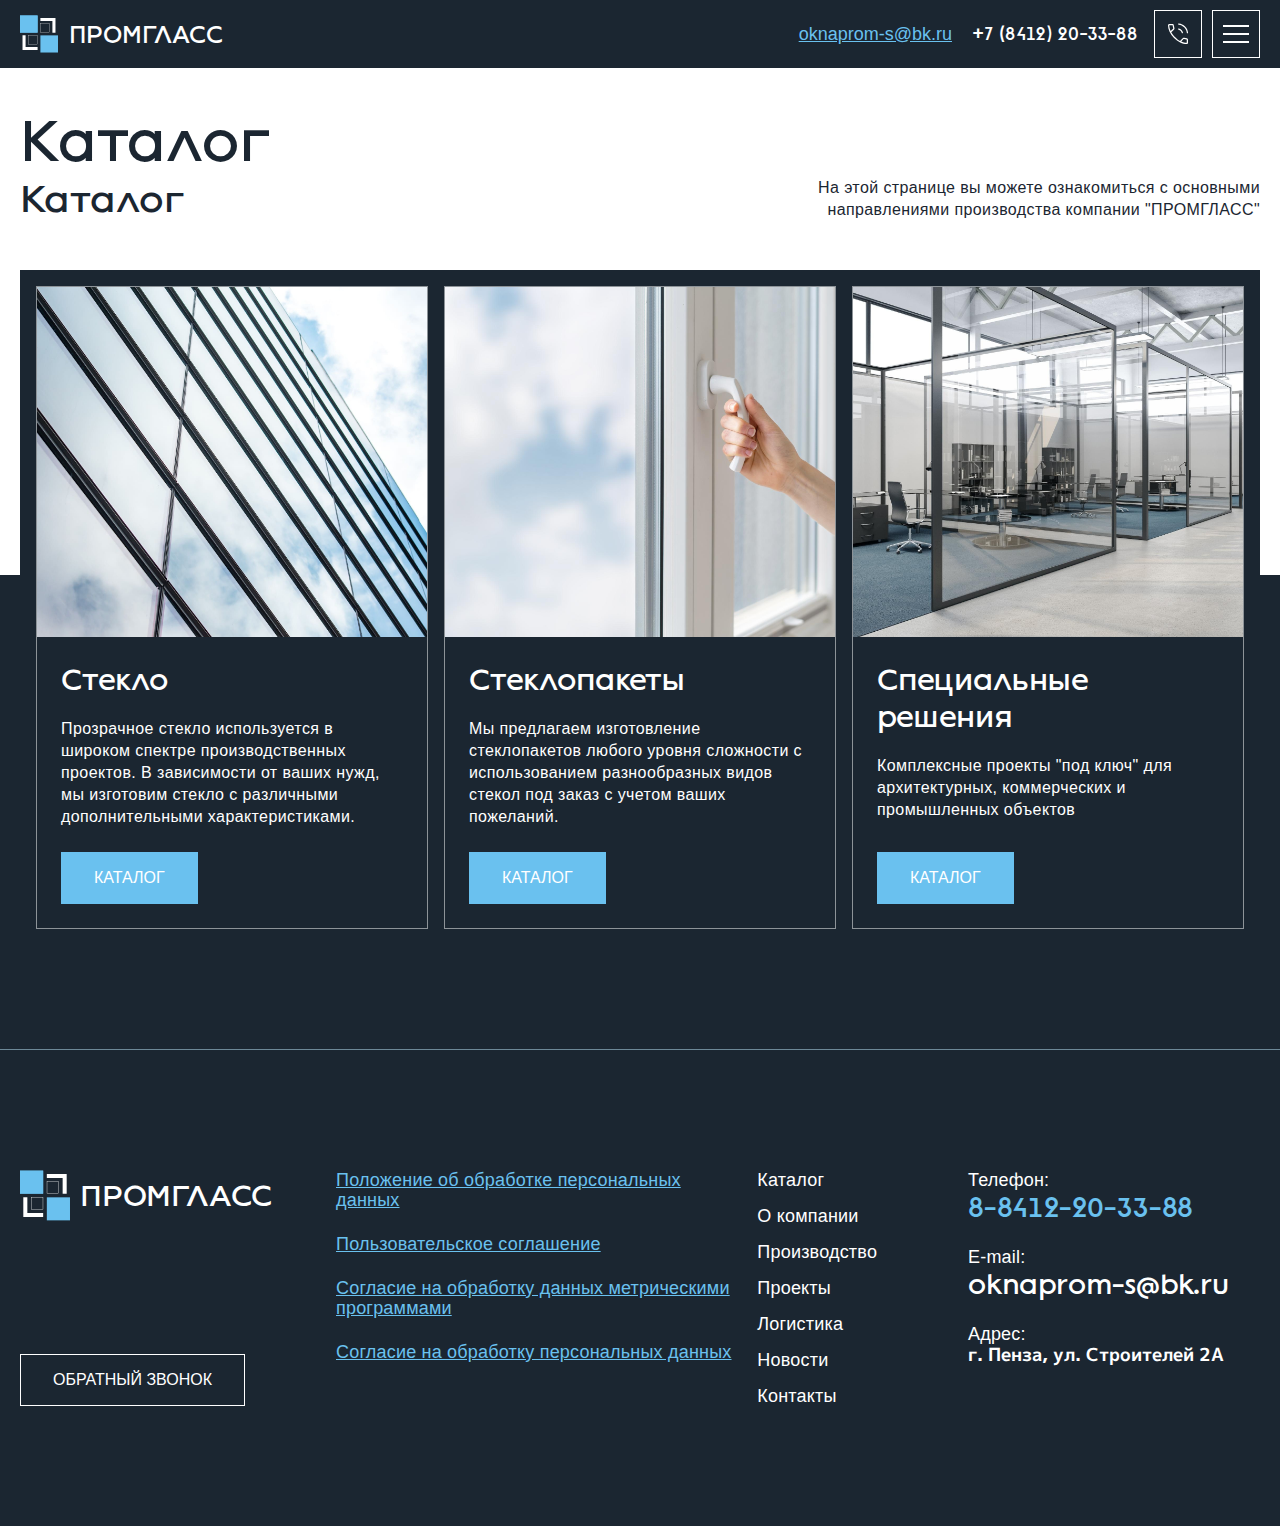
<file: catalog.html>
<!DOCTYPE html>
<html lang="ru">

<head>
  <meta charset="UTF-8">
  <meta http-equiv="X-UA-Compatible" content="IE=edge">
  <meta name="viewport" content="width=device-width, initial-scale=1.0">
  <title>Промгласс</title>

  <meta property="og:image" content="path/to/image.jpg">
  <link rel="shortcut icon" href="img/favicon/favicon.ico" type="image/x-icon">

  <!-- add plugins css -->
  <link rel="stylesheet" href="css/bootstrap.min.css">
  <link rel="stylesheet" href="css/slick.css">
  <link rel="stylesheet" href="css/fancybox.css">
  <!-- add plugins css end -->

  <link rel="stylesheet" href="css/style.css">
  <link rel="stylesheet" href="css/header.css">
  <link rel="stylesheet" href="css/footer.css">
  <link rel="stylesheet" href="css/main.css">
  <link rel="stylesheet" href="css/media.css">
</head>

<body>

 <header>
    <div class="container-fluid">
      <div class="row">
        <div class="col-12 d-flex align-items-center">

          <a href="index.html" class="logo">
            <img src="img/logo.svg" alt="">
            <span>промгласс</span>
          </a>

          <nav class="nav nav-menu">
            <ul class="my-ul menu">
              <li class="menu-item dropdown">
                <div class="dropdown-item-wrapper"><a href="catalog.html" class="menu-link">Каталог</a>
                  <button class="dropdown-toggle" type="button">
                    <img src="img/arrow-bottom.svg" alt="">
                  </button>
                </div>
                <div class="dropdown-menu dropdown-menu1">
                  <ul class="my-ul submenu">
                    <li class="submenu-item dropdown">
                      <div class="dropdown-item-wrapper"><a href="category.html"
                          class="menu-link submenu-link">Стекло</a>
                        <button class="submenu-item-dropdown-toggle" type="button"></button>
                      </div>
                      <div class="dropdown-menu dropdown-menu2">
                        <a href="#" class="dropdown-item">Энергосберегающие</a>
                        <a href="#" class="dropdown-item">Мультифункциональные</a>
                        <a href="#" class="dropdown-item">С закаленным стеклом</a>
                        <a href="#" class="dropdown-item">Со стемалитом</a>
                        <a href="#" class="dropdown-item">С триплексом</a>
                        <a href="#" class="dropdown-item">Со специальной
                          конструкцией ("зуб")</a>
                        <a href="#" class="dropdown-item">С заполнением аргоном</a>
                      </div>
                    </li>
                    <li class="submenu-item dropdown">
                      <div class="dropdown-item-wrapper"><a href="category.html"
                          class="menu-link submenu-link">Стеклопакеты</a>
                         <button class="submenu-item-dropdown-toggle" type="button"></button>
                      </div>
                      <div class="dropdown-menu dropdown-menu2">
                        <a href="#" class="dropdown-item">Энергосберегающие 2</a>
                        <a href="#" class="dropdown-item">Мультифункциональные</a>
                        <a href="#" class="dropdown-item">С закаленным стеклом</a>
                        <a href="#" class="dropdown-item">Со стемалитом</a>
                        <a href="#" class="dropdown-item">С триплексом</a>
                        <a href="#" class="dropdown-item">Со специальной
                          конструкцией ("зуб")</a>
                        <a href="#" class="dropdown-item">С заполнением аргоном</a>
                      </div>
                    </li>
                    <li class="submenu-item"><a href="special-solutions.html" class="submenu-link">Специальные
                        решения</a></li>
                  </ul>
                </div>

              </li>
              <li class="menu-item"><a href="about.html" class="menu-link">О компании</a></li>
              <li class="menu-item"><a href="manufacture.html" class="menu-link">Производство</a></li>
              <li class="menu-item"><a href="projects.html" class="menu-link">Проекты</a></li>
              <li class="menu-item"><a href="delivery.html" class="menu-link">Логистика</a></li>
              <li class="menu-item"><a href="news.html" class="menu-link">Новости</a></li>
              <li class="menu-item"><a href="contacts.html" class="menu-link">Контакты</a></li>
            </ul>
          </nav>

          <a href="mailto:oknaprom-s@bk.ru" class="mail-link">oknaprom-s@bk.ru</a>
          <a href="tel:+7 (8412) 20-33-88" class="phone-link">
            <span>+7 (8412) 20-33-88</span>
          </a>
          <a href="#" class="callback-btn btn btn-border btn-border-white" data-bs-toggle="modal"
            data-bs-target="#callbackModal"><svg class="svg-icon">
              <use xlink:href="img/sprite.svg#phone-icon"></use>
            </svg></a>

          <a href="#" class="btn-burger btn btn-border btn-border-white">
            <span></span>
            <span></span>
            <span></span>
          </a>
        </div>
      </div>
    </div>
  </header>

  <section class="page page-catalog">
    <div class="container">
     
      <div class="row">
        <div class="col-12">
          <div class="page-wrapper">
 <div class="decor-boxes">
        <span class="decor-box"></span>
        <span class="decor-box"></span>
        <span class="decor-box"></span>
        <span class="decor-box"></span>
      </div>
            <nav class="nav nav-breadcrumb">
              <ol class="breadcrumb">
                <li class="breadcrumb-item"><a href="index.html">Главная</a></li>
                <li class="breadcrumb-item active" aria-current="page">Каталог</li>
              </ol>
            </nav>
            <h1>Каталог</h1>
          </div>
        </div>
      </div>
    </div>
  </section>

 

  <section class="catalog-section catalog-section-v2 bg-dark">
    <div class="container">
      <div class="row align-items-center">
        <div class="col-12 col-lg-6 col-xl-7">
          <h2>Каталог</h2>
        </div>
        <div class="col-12 col-lg-6 col-xl-5">
          <div class="box-text text-right mb-48"><p>На этой странице вы можете ознакомиться с основными 
направлениями производства компании "ПРОМГЛАСС"</p></div>
        </div>
      </div>

      <div class="row">
        <div class="col-12">
          <div class="catalog-section-wrapper">
            <div class="product-card">
              <a href="category.html" class="product-card__img"><img src="img/catalog-img1.jpg" alt=""></a>
              <div class="product-card__body">
                <a href="category.html" class="product-card__title h3">Стекло</a>
                <div class="box-text">
                  <p>Прозрачное стекло используется в широком спектре производственных проектов. В зависимости от ваших
                    нужд, мы изготовим стекло с различными дополнительными характеристиками.</p>
                </div>
                <a href="category.html" class="btn btn-accent"><span>каталог</span></a>
              </div>
            </div>
            <div class="product-card">
              <a href="category.html" class="product-card__img"><img src="img/catalog-img2.jpg" alt=""></a>
              <div class="product-card__body">
                <a href="category.html" class="product-card__title h3">Стеклопакеты</a>
                <div class="box-text">
                  <p>Мы предлагаем изготовление стеклопакетов любого уровня сложности с использованием разнообразных
                    видов стекол под заказ с учетом ваших пожеланий.</p>
                </div>
                <a href="category.html" class="btn btn-accent"><span>каталог</span></a>
              </div>
            </div>
            <div class="product-card">
              <a href="category.html" class="product-card__img"><img src="img/catalog-img3.jpg" alt=""></a>
              <div class="product-card__body">
                <a href="category.html" class="product-card__title h3">Специальные решения</a>
                <div class="box-text">
                  <p>Комплексные проекты "под ключ" для архитектурных, коммерческих и промышленных объектов</p>
                </div>
                <a href="category.html" class="btn btn-accent"><span>каталог</span></a>
              </div>
            </div>
          </div>
        </div>

      </div>
    </div>
  </section>


  <footer>
    <div class="container">
      <div class="row">
        <div class="col-12 col-md-5 col-xl-3">
          <div class="footer-box">
            <a href="index.html" class="logo">
              <img src="img/logo.svg" alt="">
              <span>промгласс</span>
            </a>
            <a href="#" class="btn btn-border btn-border-white" data-bs-toggle="modal"
              data-bs-target="#callbackModal">Обратный звонок</a>
          </div>
        </div>

        <div class="col-12 col-md-5 col-xl-2 order-md-1">
          <nav class="nav nav-menu">
            <ul class="my-ul footer-menu">
              
              <li class="menu-item"><a href="catalog.html" class="menu-link">Каталог</a></li>
              <li class="menu-item"><a href="about.html" class="menu-link">О компании</a></li>
              <li class="menu-item"><a href="manufacturer.html" class="menu-link">Производство</a></li>
              <li class="menu-item"><a href="projects.html" class="menu-link">Проекты</a></li>
              <li class="menu-item"><a href="logistics.html" class="menu-link">Логистика</a></li>
              <li class="menu-item"><a href="news.html" class="menu-link">Новости</a></li>
              <li class="menu-item"><a href="contacts.html" class="menu-link">Контакты</a></li>
            </ul>
          </nav>
        </div>

        <div class="col-12 col-md-7 col-xl-3 order-md-1">
          <div class="footer-box">
            <div class="footer-contacts">
              <p>Телефон:</p>
              <a href="tel:+78412203388" class="phone-link">8-8412-20-33-88</a>
            </div>
            <div class="footer-contacts">
              <p>E-mail:</p>
              <a href="mailto:oknaprom-s@bk.ru">oknaprom-s@bk.ru</a>
            </div>
            <div class="footer-contacts">
              <p>Адрес:</p>
              <span><strong>г. Пенза, ул. Строителей 2А</strong></span>
            </div>
          </div>
        </div>

        <div class="col-12 col-md-7 col-xl-4">
          <nav class="nav nav-menu-document">
            <ul class="my-ul menu-document">
              <li>
                <a href="#" target="_blank">Положение об обработке персональных данных</a>
              </li>
              <li>
                <a href="#" target="_blank">Пользовательское соглашение</a>
              </li>
              <li>
                <a href="#" target="_blank">Согласие на обработку данных метрическими программами</a>
              </li>
              <li>
                <a href="#" target="_blank">Согласие на обработку персональных данных</a>
              </li>
            </ul>
          </nav>
        </div>
      </div>
    </div>
  </footer>

  <!-- Modal -->
  <div class="modal fade" id="callbackModal" tabindex="-1" aria-hidden="true">
    <div class="modal-dialog modal-dialog-centered modal-dialog-scrollable">
      <div class="modal-content">
        <div class="modal-header">
          <h3 class="modal-title">Поможем рассчитать стоимость Вашего проекта</h3>
          <button type="button" class="btn-close" data-bs-dismiss="modal" aria-label="Close"><svg class="svg-icon">
              <use xlink:href="img/sprite.svg#close-icon"></use>
            </svg></button>
        </div>
        <div class="modal-body">
          <div class="box-text">
            <p>Оставьте свои контактные данные, и наш менеджер свяжется с Вами, чтобы помочь рассчитать стоимость работ
            </p>
          </div>

          <form method="post" class="form-callback form">
            <label>
              <input type="text" name="name" placeholder="Имя">
            </label>
            <label>
              <input type="text" name="phone" placeholder="Телефон" required>
            </label>
            <label>
              <textarea name="message" placeholder="Комментарий"></textarea>
            </label>

            <div class="form-footer">
              <label class="label-checkbox consent-checkbox">
                <input type="checkbox" name="checkbox" required checked>
                <span class="label-checkbox__custom"></span>
                <span class="label-checkbox__text">Нажимая на кнопку, вы соглашаетесь с условиями обработки
                  персональных данных</span>
              </label>
              <button type="submit" class="btn btn-accent"><span class="btn-text">Отправить</span></button>
            </div>
          </form>
        </div>
      </div>
    </div>
  </div>

  <div class="modal fade" id="thanksModal" tabindex="-1" aria-hidden="true">
    <div class="modal-dialog modal-dialog-centered modal-dialog-scrollable">
      <div class="modal-content">
        <div class="modal-header">
          <button type="button" class="btn-close" data-bs-dismiss="modal" aria-label="Close"><svg class="svg-icon">
              <use xlink:href="img/sprite.svg#close-icon"></use>
            </svg></button>
        </div>
        <div class="modal-body">
          <h3 class="modal-title">Спасибо, Ваши <br>
            данные получены!</h3>
          <div class="box-text">
            <p>Наш менеджер свяжется с Вами <br>
              в ближайшее время!</p>
          </div>
          <a href="#" class="btn btn-accent" data-bs-dismiss="modal">закрыть</a>
        </div>
      </div>
    </div>
  </div>

  <!-- add plugins js-->
  <script src="js/jquery.min.js"></script>
  <script src="js/bootstrap.bundle.min.js"></script>
  <script src="js/slick.min.js"></script>
  <script src="js/fancybox.umd.js"></script>
  <script src="js/jquery.maskedinput.min.js"></script>
  <script src="https://api-maps.yandex.ru/2.1/?lang=ru_RU" type="text/javascript"></script>
  <!-- add plugins js end-->

  <script src="js/common.js"></script>

  <script>
    ymaps.ready(init);
    function init() {
      var map = new ymaps.Map("map", {
        center: [55.7558, 37.6176], // Центр - Москва
        zoom: 5,
        controls: ["zoomControl"]
      });

      // Массив меток
      var placemarks = [
        {
          coords: [55.7558, 37.6176],
          title: "ЖК Атмосфера",
          address: "г. Москва, пр-т Строителей, 113",
          link: "#"
        },
        {
          coords: [56.3269, 44.0059],
          title: "ЖК Нижний",
          address: "г. Нижний Новгород, ул. Примерная, 5",
          link: "#"
        },
        {
          coords: [56.8389, 60.6057],
          title: "ЖК Урал",
          address: "г. Казань, ул. Ленина, 25",
          link: "#"
        },
        {
          coords: [54.2048, 37.6111],
          title: "ЖК Тульский",
          address: "г. Тула, ул. Новостроек, 12",
          link: "#"
        },
        {
          coords: [51.7735, 55.0988],
          title: "ЖК Южный",
          address: "г. Пенза, ул. Героев, 7",
          link: "#"
        }
      ];

      placemarks.forEach(function (mark) {
        var placemark = new ymaps.Placemark(mark.coords, {
          balloonContent: `
            <div class="balloon-content">
              <strong>${mark.title}</strong>
              <p>${mark.address}</p>
              <a href="${mark.link}" target="_blank">Перейти в проект</a>
            </div>
          `
        }, {
          iconLayout: 'default#image',
          iconImageHref: 'img/marker.svg', // путь к твоему SVG-файлу
          iconImageSize: [30, 42],      // подгони под твой SVG, если нужно
          iconImageOffset: [-15, -42]   // центр маркера — корректируем по нужде
        });

        map.geoObjects.add(placemark);
      });
    }
  </script>

</body>

</html>
</file>
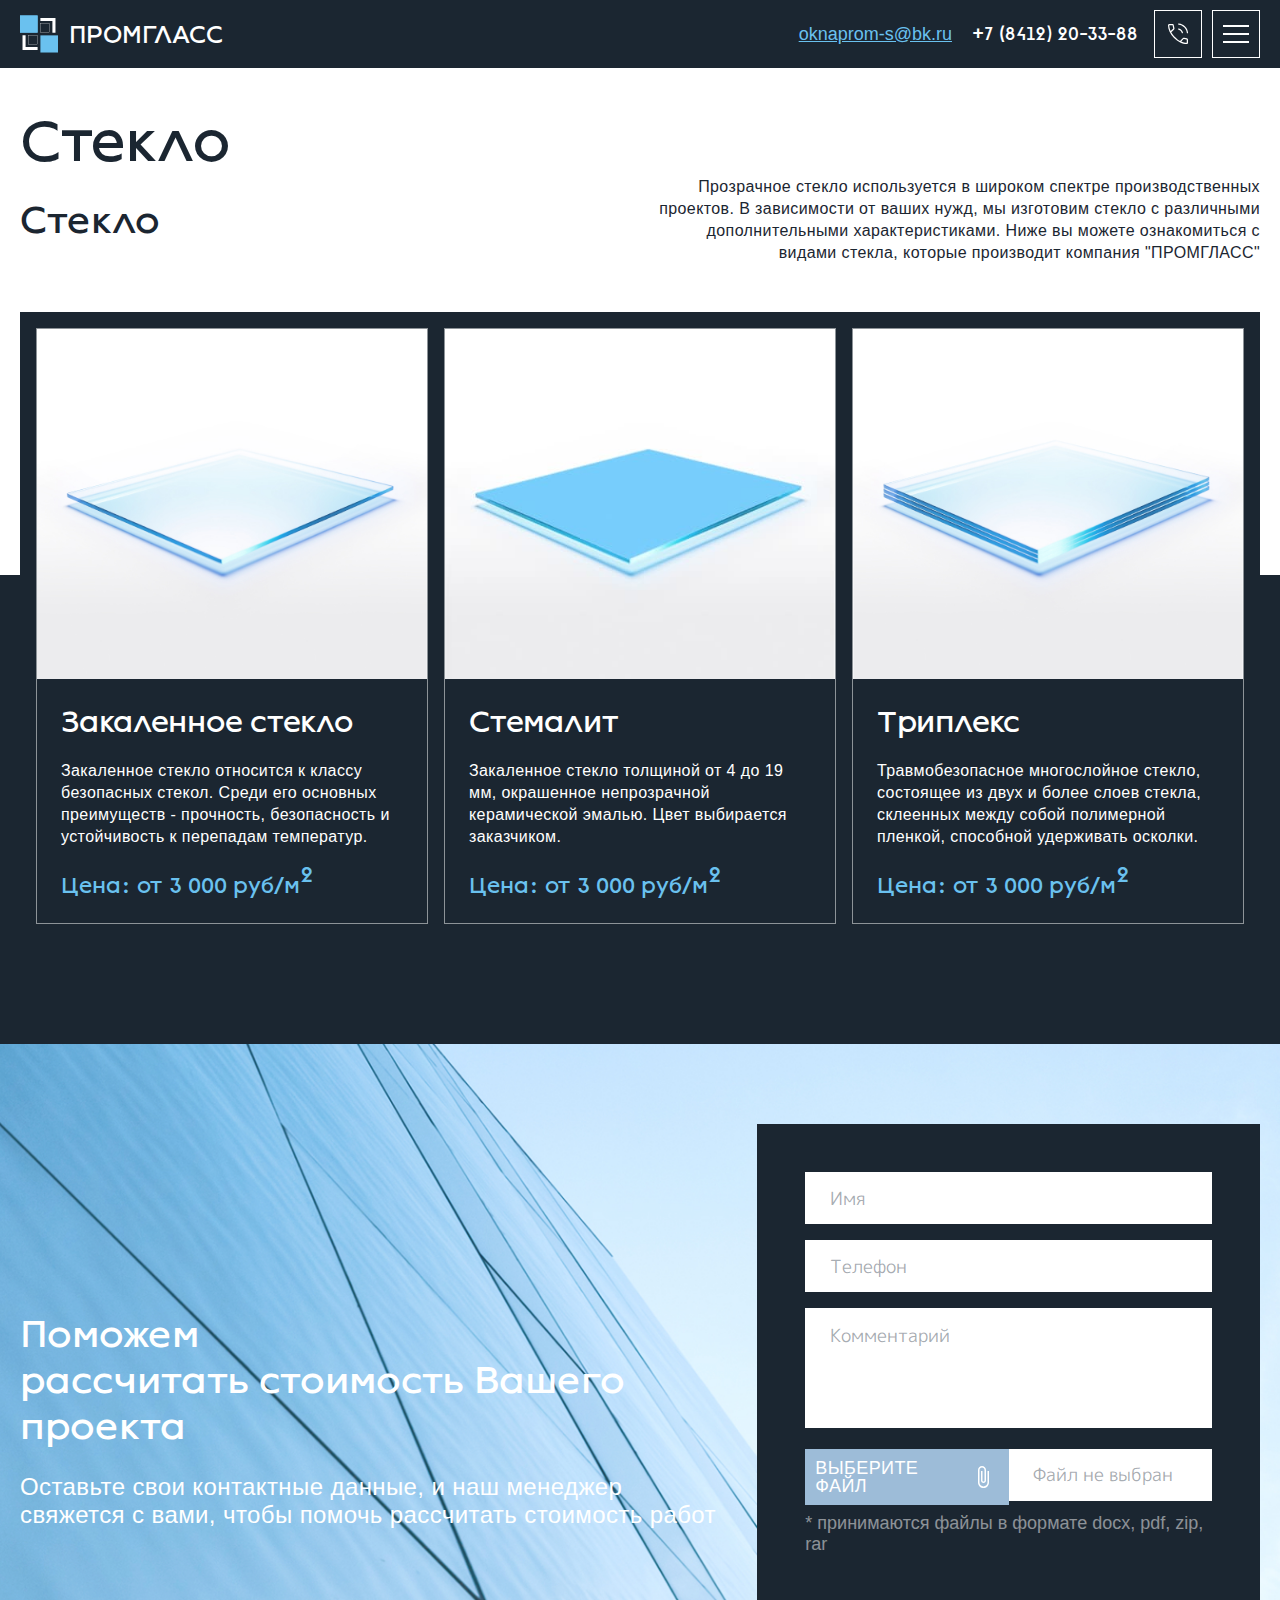
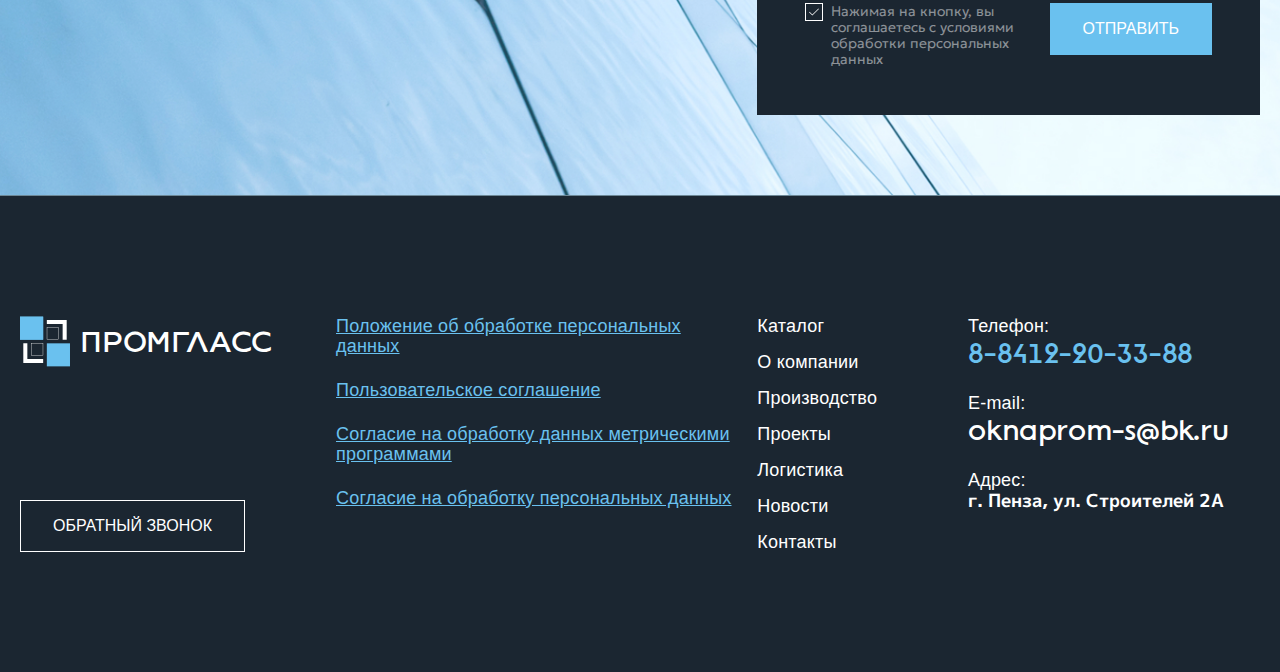
<file: category.html>
<!DOCTYPE html>
<html lang="ru">

<head>
  <meta charset="UTF-8">
  <meta http-equiv="X-UA-Compatible" content="IE=edge">
  <meta name="viewport" content="width=device-width, initial-scale=1.0">
  <title>Промгласс</title>

  <meta property="og:image" content="path/to/image.jpg">
  <link rel="shortcut icon" href="img/favicon/favicon.ico" type="image/x-icon">

  <!-- add plugins css -->
  <link rel="stylesheet" href="css/bootstrap.min.css">
  <link rel="stylesheet" href="css/slick.css">
  <link rel="stylesheet" href="css/fancybox.css">
  <!-- add plugins css end -->

  <link rel="stylesheet" href="css/style.css">
  <link rel="stylesheet" href="css/header.css">
  <link rel="stylesheet" href="css/footer.css">
  <link rel="stylesheet" href="css/main.css">
  <link rel="stylesheet" href="css/media.css">
</head>

<body>

  <header>
    <div class="container-fluid">
      <div class="row">
        <div class="col-12 d-flex align-items-center">

          <a href="index.html" class="logo">
            <img src="img/logo.svg" alt="">
            <span>промгласс</span>
          </a>

          <nav class="nav nav-menu">
            <ul class="my-ul menu">
              <li class="menu-item dropdown">
                <div class="dropdown-item-wrapper"><a href="catalog.html" class="menu-link">Каталог</a>
                  <button class="dropdown-toggle" type="button">
                    <img src="img/arrow-bottom.svg" alt="">
                  </button>
                </div>
                <div class="dropdown-menu dropdown-menu1">
                  <ul class="my-ul submenu">
                    <li class="submenu-item dropdown">
                      <div class="dropdown-item-wrapper"><a href="category.html"
                          class="menu-link submenu-link">Стекло</a>
                        <button class="submenu-item-dropdown-toggle" type="button"></button>
                      </div>
                      <div class="dropdown-menu dropdown-menu2">
                        <a href="#" class="dropdown-item">Энергосберегающие</a>
                        <a href="#" class="dropdown-item">Мультифункциональные</a>
                        <a href="#" class="dropdown-item">С закаленным стеклом</a>
                        <a href="#" class="dropdown-item">Со стемалитом</a>
                        <a href="#" class="dropdown-item">С триплексом</a>
                        <a href="#" class="dropdown-item">Со специальной
                          конструкцией ("зуб")</a>
                        <a href="#" class="dropdown-item">С заполнением аргоном</a>
                      </div>
                    </li>
                    <li class="submenu-item dropdown">
                      <div class="dropdown-item-wrapper"><a href="category.html"
                          class="menu-link submenu-link">Стеклопакеты</a>
                         <button class="submenu-item-dropdown-toggle" type="button"></button>
                      </div>
                      <div class="dropdown-menu dropdown-menu2">
                        <a href="#" class="dropdown-item">Энергосберегающие 2</a>
                        <a href="#" class="dropdown-item">Мультифункциональные</a>
                        <a href="#" class="dropdown-item">С закаленным стеклом</a>
                        <a href="#" class="dropdown-item">Со стемалитом</a>
                        <a href="#" class="dropdown-item">С триплексом</a>
                        <a href="#" class="dropdown-item">Со специальной
                          конструкцией ("зуб")</a>
                        <a href="#" class="dropdown-item">С заполнением аргоном</a>
                      </div>
                    </li>
                    <li class="submenu-item"><a href="special-solutions.html" class="submenu-link">Специальные
                        решения</a></li>
                  </ul>
                </div>

              </li>
              <li class="menu-item"><a href="about.html" class="menu-link">О компании</a></li>
              <li class="menu-item"><a href="manufacture.html" class="menu-link">Производство</a></li>
              <li class="menu-item"><a href="projects.html" class="menu-link">Проекты</a></li>
              <li class="menu-item"><a href="delivery.html" class="menu-link">Логистика</a></li>
              <li class="menu-item"><a href="news.html" class="menu-link">Новости</a></li>
              <li class="menu-item"><a href="contacts.html" class="menu-link">Контакты</a></li>
            </ul>
          </nav>

          <a href="mailto:oknaprom-s@bk.ru" class="mail-link">oknaprom-s@bk.ru</a>
          <a href="tel:+7 (8412) 20-33-88" class="phone-link">
            <span>+7 (8412) 20-33-88</span>
          </a>
          <a href="#" class="callback-btn btn btn-border btn-border-white" data-bs-toggle="modal"
            data-bs-target="#callbackModal"><svg class="svg-icon">
              <use xlink:href="img/sprite.svg#phone-icon"></use>
            </svg></a>

          <a href="#" class="btn-burger btn btn-border btn-border-white">
            <span></span>
            <span></span>
            <span></span>
          </a>
        </div>
      </div>
    </div>
  </header>

  <section class="page page-catalog">
    <div class="container">

      <div class="row">
        <div class="col-12">
          <div class="page-wrapper">
            <div class="decor-boxes">
              <span class="decor-box"></span>
              <span class="decor-box"></span>
              <span class="decor-box"></span>
              <span class="decor-box"></span>
            </div>
            <nav class="nav nav-breadcrumb">
              <ol class="breadcrumb">
                <li class="breadcrumb-item"><a href="index.html">Главная</a></li>
                <li class="breadcrumb-item"><a href="catalog.html">Каталог</a></li>
                <li class="breadcrumb-item active" aria-current="page">Стекло</li>
              </ol>
            </nav>
            <h1>Стекло</h1>
          </div>
        </div>
      </div>
    </div>
  </section>



  <section class="catalog-section catalog-section-v2 bg-dark">
    <div class="container">
      <div class="row align-items-center">
        <div class="col-12 col-lg-6">
          <h2>Стекло</h2>
        </div>
        <div class="col-12 col-lg-6">
          <div class="box-text text-right mb-48">
            <p>Прозрачное стекло используется в широком спектре производственных проектов. В зависимости от ваших нужд,
              мы изготовим стекло с различными дополнительными характеристиками. Ниже вы можете ознакомиться с видами
              стекла, которые производит компания "ПРОМГЛАСС"</p>
          </div>
        </div>
      </div>

      <div class="row">
        <div class="col-12">
          <div class="catalog-section-wrapper">
            <div class="product-card">
              <a href="category.html" class="product-card__img"><img src="img/category-img1.jpg" alt=""></a>
              <div class="product-card__body">
                <a href="category.html" class="product-card__title h3">Закаленное стекло</a>
                <div class="box-text">
                  <p>Закаленное стекло относится к классу безопасных стекол. Среди его основных преимуществ - прочность,
                    безопасность и устойчивость к перепадам температур.</p>
                </div>
                <h4 class="color-accent price">Цена: от 3 000 руб/м<sup>2</sup></h4>
              </div>
            </div>
            <div class="product-card">
              <a href="category.html" class="product-card__img"><img src="img/category-img2.jpg" alt=""></a>
              <div class="product-card__body">
                <a href="category.html" class="product-card__title h3">Стемалит</a>
                <div class="box-text">
                  <p>Закаленное стекло толщиной от 4 до 19 мм, окрашенное непрозрачной керамической эмалью. Цвет
                    выбирается заказчиком.
                  </p>
                </div>
                <h4 class="color-accent price">Цена: от 3 000 руб/м<sup>2</sup></h4>
              </div>
            </div>
            <div class="product-card">
              <a href="category.html" class="product-card__img"><img src="img/category-img3.jpg" alt=""></a>
              <div class="product-card__body">
                <a href="category.html" class="product-card__title h3">Триплекс</a>
                <div class="box-text">
                  <p>Травмобезопасное многослойное стекло, состоящее из двух и более слоев стекла, склеенных между собой
                    полимерной пленкой, способной удерживать осколки.</p>
                </div>
                <h4 class="color-accent price">Цена: от 3 000 руб/м<sup>2</sup></h4>
              </div>
            </div>
          </div>
        </div>

      </div>
    </div>
  </section>

<section class="callback-section p-120 color-white">
    <div class="container">
      <div class="row align-items-center">
        <div class="col-12 col-lg-6 col-xl-7">
          <div class="callback-section__content">
            <h2>Поможем <br>
              рассчитать стоимость Вашего проекта</h2>
            <div class="box-text box-text-big">
              <p>Оставьте свои контактные данные, и наш менеджер свяжется с вами, чтобы помочь рассчитать стоимость
                работ
              </p>
            </div>
          </div>
        </div>
        <div class="col-12 col-lg-6 col-xl-5">
          <div class="callback-box">
            <form method="post" class="form-callback form">
              <label>
                <input type="text" name="name" placeholder="Имя">
              </label>
              <label>
                <input type="text" name="phone" placeholder="Телефон" required>
              </label>
              <label>
                <textarea name="message" placeholder="Комментарий"></textarea>
              </label>
              <div class="form-file-wrapper">
                <label class="label-file">
                  <input type="file" name="file" required>
                  <span class="label-file__text">Выберите файл</span>
                  <span class="label-file__icon"><svg class="svg-icon">
                      <use xlink:href="img/sprite.svg#file-icon"></use>
                    </svg></span>
                </label>
                <div class="label-file__result"><span>Файл не выбран</span></div>
              </div>
              <span class="file-format">* принимаются файлы в формате docx, pdf, zip, rar</span>

              <div class="form-footer">
                <label class="label-checkbox consent-checkbox">
                  <input type="checkbox" name="checkbox" required checked>
                  <span class="label-checkbox__custom"></span>
                  <span class="label-checkbox__text">Нажимая на кнопку, вы соглашаетесь с условиями обработки
                    персональных данных</span>
                </label>
                <button type="submit" class="btn btn-accent"><span class="btn-text">Отправить</span></button>
              </div>
            </form>
          </div>
        </div>
      </div>
    </div>
  </section>
  
  <footer>
    <div class="container">
      <div class="row">
        <div class="col-12 col-md-5 col-xl-3">
          <div class="footer-box">
            <a href="index.html" class="logo">
              <img src="img/logo.svg" alt="">
              <span>промгласс</span>
            </a>
            <a href="#" class="btn btn-border btn-border-white" data-bs-toggle="modal"
              data-bs-target="#callbackModal">Обратный звонок</a>
          </div>
        </div>

        <div class="col-12 col-md-5 col-xl-2 order-md-1">
          <nav class="nav nav-menu">
            <ul class="my-ul footer-menu">
              
              <li class="menu-item"><a href="catalog.html" class="menu-link">Каталог</a></li>
              <li class="menu-item"><a href="about.html" class="menu-link">О компании</a></li>
              <li class="menu-item"><a href="manufacturer.html" class="menu-link">Производство</a></li>
              <li class="menu-item"><a href="projects.html" class="menu-link">Проекты</a></li>
              <li class="menu-item"><a href="logistics.html" class="menu-link">Логистика</a></li>
              <li class="menu-item"><a href="news.html" class="menu-link">Новости</a></li>
              <li class="menu-item"><a href="contacts.html" class="menu-link">Контакты</a></li>
            </ul>
          </nav>
        </div>

        <div class="col-12 col-md-7 col-xl-3 order-md-1">
          <div class="footer-box">
            <div class="footer-contacts">
              <p>Телефон:</p>
              <a href="tel:+78412203388" class="phone-link">8-8412-20-33-88</a>
            </div>
            <div class="footer-contacts">
              <p>E-mail:</p>
              <a href="mailto:oknaprom-s@bk.ru">oknaprom-s@bk.ru</a>
            </div>
            <div class="footer-contacts">
              <p>Адрес:</p>
              <span><strong>г. Пенза, ул. Строителей 2А</strong></span>
            </div>
          </div>
        </div>

        <div class="col-12 col-md-7 col-xl-4">
          <nav class="nav nav-menu-document">
            <ul class="my-ul menu-document">
              <li>
                <a href="#" target="_blank">Положение об обработке персональных данных</a>
              </li>
              <li>
                <a href="#" target="_blank">Пользовательское соглашение</a>
              </li>
              <li>
                <a href="#" target="_blank">Согласие на обработку данных метрическими программами</a>
              </li>
              <li>
                <a href="#" target="_blank">Согласие на обработку персональных данных</a>
              </li>
            </ul>
          </nav>
        </div>
      </div>
    </div>
  </footer>

  <!-- Modal -->
  <div class="modal fade" id="callbackModal" tabindex="-1" aria-hidden="true">
    <div class="modal-dialog modal-dialog-centered modal-dialog-scrollable">
      <div class="modal-content">
        <div class="modal-header">
          <h3 class="modal-title">Поможем рассчитать стоимость Вашего проекта</h3>
          <button type="button" class="btn-close" data-bs-dismiss="modal" aria-label="Close"><svg class="svg-icon">
              <use xlink:href="img/sprite.svg#close-icon"></use>
            </svg></button>
        </div>
        <div class="modal-body">
          <div class="box-text">
            <p>Оставьте свои контактные данные, и наш менеджер свяжется с Вами, чтобы помочь рассчитать стоимость работ
            </p>
          </div>

          <form method="post" class="form-callback form">
            <label>
              <input type="text" name="name" placeholder="Имя">
            </label>
            <label>
              <input type="text" name="phone" placeholder="Телефон" required>
            </label>
            <label>
              <textarea name="message" placeholder="Комментарий"></textarea>
            </label>

            <div class="form-footer">
              <label class="label-checkbox consent-checkbox">
                <input type="checkbox" name="checkbox" required checked>
                <span class="label-checkbox__custom"></span>
                <span class="label-checkbox__text">Нажимая на кнопку, вы соглашаетесь с условиями обработки
                  персональных данных</span>
              </label>
              <button type="submit" class="btn btn-accent"><span class="btn-text">Отправить</span></button>
            </div>
          </form>
        </div>
      </div>
    </div>
  </div>

  <div class="modal fade" id="thanksModal" tabindex="-1" aria-hidden="true">
    <div class="modal-dialog modal-dialog-centered modal-dialog-scrollable">
      <div class="modal-content">
        <div class="modal-header">
          <button type="button" class="btn-close" data-bs-dismiss="modal" aria-label="Close"><svg class="svg-icon">
              <use xlink:href="img/sprite.svg#close-icon"></use>
            </svg></button>
        </div>
        <div class="modal-body">
          <h3 class="modal-title">Спасибо, Ваши <br>
            данные получены!</h3>
          <div class="box-text">
            <p>Наш менеджер свяжется с Вами <br>
              в ближайшее время!</p>
          </div>
          <a href="#" class="btn btn-accent" data-bs-dismiss="modal">закрыть</a>
        </div>
      </div>
    </div>
  </div>

  <!-- add plugins js-->
  <script src="js/jquery.min.js"></script>
  <script src="js/bootstrap.bundle.min.js"></script>
  <script src="js/slick.min.js"></script>
  <script src="js/fancybox.umd.js"></script>
  <script src="js/jquery.maskedinput.min.js"></script>
  <script src="https://api-maps.yandex.ru/2.1/?lang=ru_RU" type="text/javascript"></script>
  <!-- add plugins js end-->

  <script src="js/common.js"></script>

  <script>
    ymaps.ready(init);
    function init() {
      var map = new ymaps.Map("map", {
        center: [55.7558, 37.6176], // Центр - Москва
        zoom: 5,
        controls: ["zoomControl"]
      });

      // Массив меток
      var placemarks = [
        {
          coords: [55.7558, 37.6176],
          title: "ЖК Атмосфера",
          address: "г. Москва, пр-т Строителей, 113",
          link: "#"
        },
        {
          coords: [56.3269, 44.0059],
          title: "ЖК Нижний",
          address: "г. Нижний Новгород, ул. Примерная, 5",
          link: "#"
        },
        {
          coords: [56.8389, 60.6057],
          title: "ЖК Урал",
          address: "г. Казань, ул. Ленина, 25",
          link: "#"
        },
        {
          coords: [54.2048, 37.6111],
          title: "ЖК Тульский",
          address: "г. Тула, ул. Новостроек, 12",
          link: "#"
        },
        {
          coords: [51.7735, 55.0988],
          title: "ЖК Южный",
          address: "г. Пенза, ул. Героев, 7",
          link: "#"
        }
      ];

      placemarks.forEach(function (mark) {
        var placemark = new ymaps.Placemark(mark.coords, {
          balloonContent: `
            <div class="balloon-content">
              <strong>${mark.title}</strong>
              <p>${mark.address}</p>
              <a href="${mark.link}" target="_blank">Перейти в проект</a>
            </div>
          `
        }, {
          iconLayout: 'default#image',
          iconImageHref: 'img/marker.svg', // путь к твоему SVG-файлу
          iconImageSize: [30, 42],      // подгони под твой SVG, если нужно
          iconImageOffset: [-15, -42]   // центр маркера — корректируем по нужде
        });

        map.geoObjects.add(placemark);
      });
    }
  </script>

</body>

</html>
</file>
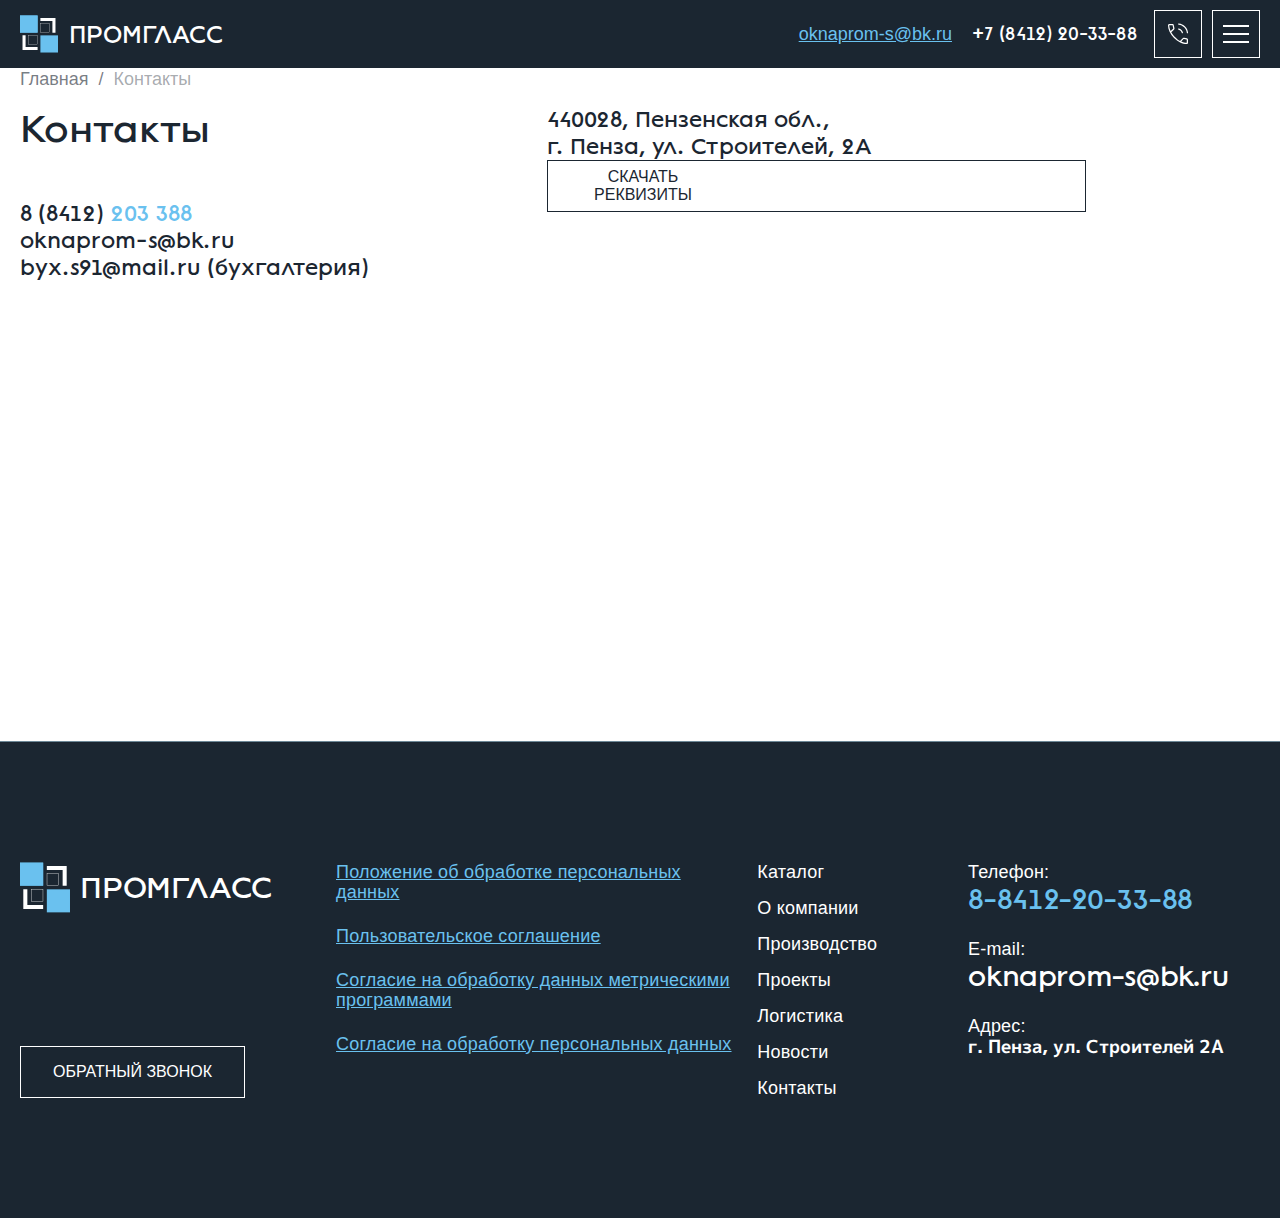
<file: contacts.html>
<!DOCTYPE html>
<html lang="ru">

<head>
  <meta charset="UTF-8">
  <meta http-equiv="X-UA-Compatible" content="IE=edge">
  <meta name="viewport" content="width=device-width, initial-scale=1.0">
  <title>Промгласс</title>

  <meta property="og:image" content="path/to/image.jpg">
  <link rel="shortcut icon" href="img/favicon/favicon.ico" type="image/x-icon">

  <!-- add plugins css -->
  <link rel="stylesheet" href="css/bootstrap.min.css">
  <link rel="stylesheet" href="css/slick.css">
  <link rel="stylesheet" href="css/fancybox.css">
  <!-- add plugins css end -->

  <link rel="stylesheet" href="css/style.css">
  <link rel="stylesheet" href="css/header.css">
  <link rel="stylesheet" href="css/footer.css">
  <link rel="stylesheet" href="css/main.css">
  <link rel="stylesheet" href="css/media.css">
</head>

<body>

<header>
    <div class="container-fluid">
      <div class="row">
        <div class="col-12 d-flex align-items-center">

          <a href="index.html" class="logo">
            <img src="img/logo.svg" alt="">
            <span>промгласс</span>
          </a>

          <nav class="nav nav-menu">
            <ul class="my-ul menu">
              <li class="menu-item dropdown">
                <div class="dropdown-item-wrapper"><a href="catalog.html" class="menu-link">Каталог</a>
                  <button class="dropdown-toggle" type="button">
                    <img src="img/arrow-bottom.svg" alt="">
                  </button>
                </div>
                <div class="dropdown-menu dropdown-menu1">
                  <ul class="my-ul submenu">
                    <li class="submenu-item dropdown">
                      <div class="dropdown-item-wrapper"><a href="category.html"
                          class="menu-link submenu-link">Стекло</a>
                        <button class="submenu-item-dropdown-toggle" type="button"></button>
                      </div>
                      <div class="dropdown-menu dropdown-menu2">
                        <a href="#" class="dropdown-item">Энергосберегающие</a>
                        <a href="#" class="dropdown-item">Мультифункциональные</a>
                        <a href="#" class="dropdown-item">С закаленным стеклом</a>
                        <a href="#" class="dropdown-item">Со стемалитом</a>
                        <a href="#" class="dropdown-item">С триплексом</a>
                        <a href="#" class="dropdown-item">Со специальной
                          конструкцией ("зуб")</a>
                        <a href="#" class="dropdown-item">С заполнением аргоном</a>
                      </div>
                    </li>
                    <li class="submenu-item dropdown">
                      <div class="dropdown-item-wrapper"><a href="category.html"
                          class="menu-link submenu-link">Стеклопакеты</a>
                         <button class="submenu-item-dropdown-toggle" type="button"></button>
                      </div>
                      <div class="dropdown-menu dropdown-menu2">
                        <a href="#" class="dropdown-item">Энергосберегающие 2</a>
                        <a href="#" class="dropdown-item">Мультифункциональные</a>
                        <a href="#" class="dropdown-item">С закаленным стеклом</a>
                        <a href="#" class="dropdown-item">Со стемалитом</a>
                        <a href="#" class="dropdown-item">С триплексом</a>
                        <a href="#" class="dropdown-item">Со специальной
                          конструкцией ("зуб")</a>
                        <a href="#" class="dropdown-item">С заполнением аргоном</a>
                      </div>
                    </li>
                    <li class="submenu-item"><a href="special-solutions.html" class="submenu-link">Специальные
                        решения</a></li>
                  </ul>
                </div>

              </li>
              <li class="menu-item"><a href="about.html" class="menu-link">О компании</a></li>
              <li class="menu-item"><a href="manufacture.html" class="menu-link">Производство</a></li>
              <li class="menu-item"><a href="projects.html" class="menu-link">Проекты</a></li>
              <li class="menu-item"><a href="delivery.html" class="menu-link">Логистика</a></li>
              <li class="menu-item"><a href="news.html" class="menu-link">Новости</a></li>
              <li class="menu-item"><a href="contacts.html" class="menu-link">Контакты</a></li>
            </ul>
          </nav>

          <a href="mailto:oknaprom-s@bk.ru" class="mail-link">oknaprom-s@bk.ru</a>
          <a href="tel:+7 (8412) 20-33-88" class="phone-link">
            <span>+7 (8412) 20-33-88</span>
          </a>
          <a href="#" class="callback-btn btn btn-border btn-border-white" data-bs-toggle="modal"
            data-bs-target="#callbackModal"><svg class="svg-icon">
              <use xlink:href="img/sprite.svg#phone-icon"></use>
            </svg></a>

          <a href="#" class="btn-burger btn btn-border btn-border-white">
            <span></span>
            <span></span>
            <span></span>
          </a>
        </div>
      </div>
    </div>
  </header>

  <section class="contacts-page">
    <div class="container">
      <div class="row">
        <div class="col-12">
          <nav class="nav nav-breadcrumb">
            <ol class="breadcrumb breadcrumb-v2">
              <li class="breadcrumb-item"><a href="index.html">Главная</a></li>
              <li class="breadcrumb-item active" aria-current="page">Контакты</li>
            </ol>
          </nav>
        </div>

        <div class="col-12 col-lg-5 mb-20">
          <h1 class="h2">Контакты</h1>


          <a href="tel:+78412203388" class="contacts-box h4">8 (8412) <span class="color-accent">203 388</span></a>
          <a href="mailto:oknaprom-s@bk.ru" class="contacts-box h4">oknaprom-s@bk.ru</a>
          <a href="mailto:byx.s91@mail.ru (бухгалтерия)" class="contacts-box h4">byx.s91@mail.ru (бухгалтерия)</a>
<a href="#" class="btn btn-border btn-border-dark btn-requizites d-flex d-lg-none">
              <span>Скачать реквизиты</span>
              <svg class="svg-icon">
                <use xlink:href="img/sprite.svg#download-icon"></use>
              </svg>
            </a>
          <ul class="list-social my-ul">
            <li><a href="#" class="list-social__link"><img src="img/whatsapp.svg" alt=""></a></li>
            <li><a href="#" class="list-social__link"><img src="img/tg.svg" alt=""></a></li>
            <li><a href="mailto:oknaprom-s@bk.ru" class="list-social__link"><img src="img/mail.svg" alt=""></a></li>
          </ul>

          
        </div>


        <div class="col-12 col-lg-7">
          <div class="contacts-page__head">
            <div class="contacts-address h4">
              <p>440028, Пензенская обл., <br>
                г. Пенза, ул. Строителей, 2А</p>
            </div>
            <a href="#" class="btn btn-border btn-border-dark btn-requizites d-none d-lg-flex">
              <span>Скачать реквизиты</span>
              <svg class="svg-icon">
                <use xlink:href="img/sprite.svg#download-icon"></use>
              </svg>
            </a>
          </div>

          <div class="map-geography" id="map"></div>
        </div>


      </div>

    </div>
  </section>


  <footer>
    <div class="container">
      <div class="row">
        <div class="col-12 col-md-5 col-xl-3">
          <div class="footer-box">
            <a href="index.html" class="logo">
              <img src="img/logo.svg" alt="">
              <span>промгласс</span>
            </a>
            <a href="#" class="btn btn-border btn-border-white" data-bs-toggle="modal"
              data-bs-target="#callbackModal">Обратный звонок</a>
          </div>
        </div>

        <div class="col-12 col-md-5 col-xl-2 order-md-1">
          <nav class="nav nav-menu">
            <ul class="my-ul footer-menu">
              
              <li class="menu-item"><a href="catalog.html" class="menu-link">Каталог</a></li>
              <li class="menu-item"><a href="about.html" class="menu-link">О компании</a></li>
              <li class="menu-item"><a href="manufacturer.html" class="menu-link">Производство</a></li>
              <li class="menu-item"><a href="projects.html" class="menu-link">Проекты</a></li>
              <li class="menu-item"><a href="logistics.html" class="menu-link">Логистика</a></li>
              <li class="menu-item"><a href="news.html" class="menu-link">Новости</a></li>
              <li class="menu-item"><a href="contacts.html" class="menu-link">Контакты</a></li>
            </ul>
          </nav>
        </div>

        <div class="col-12 col-md-7 col-xl-3 order-md-1">
          <div class="footer-box">
            <div class="footer-contacts">
              <p>Телефон:</p>
              <a href="tel:+78412203388" class="phone-link">8-8412-20-33-88</a>
            </div>
            <div class="footer-contacts">
              <p>E-mail:</p>
              <a href="mailto:oknaprom-s@bk.ru">oknaprom-s@bk.ru</a>
            </div>
            <div class="footer-contacts">
              <p>Адрес:</p>
              <span><strong>г. Пенза, ул. Строителей 2А</strong></span>
            </div>
          </div>
        </div>

        <div class="col-12 col-md-7 col-xl-4">
          <nav class="nav nav-menu-document">
            <ul class="my-ul menu-document">
              <li>
                <a href="#" target="_blank">Положение об обработке персональных данных</a>
              </li>
              <li>
                <a href="#" target="_blank">Пользовательское соглашение</a>
              </li>
              <li>
                <a href="#" target="_blank">Согласие на обработку данных метрическими программами</a>
              </li>
              <li>
                <a href="#" target="_blank">Согласие на обработку персональных данных</a>
              </li>
            </ul>
          </nav>
        </div>
      </div>
    </div>
  </footer>

  <!-- Modal -->
  <div class="modal fade" id="callbackModal" tabindex="-1" aria-hidden="true">
    <div class="modal-dialog modal-dialog-centered modal-dialog-scrollable">
      <div class="modal-content">
        <div class="modal-header">
          <h3 class="modal-title">Поможем рассчитать стоимость Вашего проекта</h3>
          <button type="button" class="btn-close" data-bs-dismiss="modal" aria-label="Close"><svg class="svg-icon">
              <use xlink:href="img/sprite.svg#close-icon"></use>
            </svg></button>
        </div>
        <div class="modal-body">
          <div class="box-text">
            <p>Оставьте свои контактные данные, и наш менеджер свяжется с Вами, чтобы помочь рассчитать стоимость работ
            </p>
          </div>

          <form method="post" class="form-callback form">
            <label>
              <input type="text" name="name" placeholder="Имя">
            </label>
            <label>
              <input type="text" name="phone" placeholder="Телефон" required>
            </label>
            <label>
              <textarea name="message" placeholder="Комментарий"></textarea>
            </label>

            <div class="form-footer">
              <label class="label-checkbox consent-checkbox">
                <input type="checkbox" name="checkbox" required checked>
                <span class="label-checkbox__custom"></span>
                <span class="label-checkbox__text">Нажимая на кнопку, вы соглашаетесь с условиями обработки
                  персональных данных</span>
              </label>
              <button type="submit" class="btn btn-accent"><span class="btn-text">Отправить</span></button>
            </div>
          </form>
        </div>
      </div>
    </div>
  </div>

  <div class="modal fade" id="thanksModal" tabindex="-1" aria-hidden="true">
    <div class="modal-dialog modal-dialog-centered modal-dialog-scrollable">
      <div class="modal-content">
        <div class="modal-header">
          <button type="button" class="btn-close" data-bs-dismiss="modal" aria-label="Close"><svg class="svg-icon">
              <use xlink:href="img/sprite.svg#close-icon"></use>
            </svg></button>
        </div>
        <div class="modal-body">
          <h3 class="modal-title">Спасибо, Ваши <br>
            данные получены!</h3>
          <div class="box-text">
            <p>Наш менеджер свяжется с Вами <br>
              в ближайшее время!</p>
          </div>
          <a href="#" class="btn btn-accent" data-bs-dismiss="modal">закрыть</a>
        </div>
      </div>
    </div>
  </div>

  <!-- add plugins js-->
  <script src="js/jquery.min.js"></script>
  <script src="js/bootstrap.bundle.min.js"></script>
  <script src="js/slick.min.js"></script>
  <script src="js/fancybox.umd.js"></script>
  <script src="js/jquery.maskedinput.min.js"></script>
  <script src="https://api-maps.yandex.ru/2.1/?lang=ru_RU" type="text/javascript"></script>
  <!-- add plugins js end-->

  <script src="js/common.js"></script>

  <script>
    ymaps.ready(init);
    function init() {
      var map = new ymaps.Map("map", {
        center: [55.7558, 37.6176], // Центр - Москва
        zoom: 5,
        controls: ["zoomControl"]
      });

      // Массив меток
      var placemarks = [
        {
          coords: [55.7558, 37.6176],
          title: "ЖК Атмосфера",
          address: "г. Москва, пр-т Строителей, 113",
          link: "#"
        },
        {
          coords: [56.3269, 44.0059],
          title: "ЖК Нижний",
          address: "г. Нижний Новгород, ул. Примерная, 5",
          link: "#"
        },
        {
          coords: [56.8389, 60.6057],
          title: "ЖК Урал",
          address: "г. Казань, ул. Ленина, 25",
          link: "#"
        },
        {
          coords: [54.2048, 37.6111],
          title: "ЖК Тульский",
          address: "г. Тула, ул. Новостроек, 12",
          link: "#"
        },
        {
          coords: [51.7735, 55.0988],
          title: "ЖК Южный",
          address: "г. Пенза, ул. Героев, 7",
          link: "#"
        }
      ];

      placemarks.forEach(function (mark) {
        var placemark = new ymaps.Placemark(mark.coords, {
          balloonContent: `
            <div class="balloon-content">
              <strong>${mark.title}</strong>
              <p>${mark.address}</p>
              <a href="${mark.link}" target="_blank">Перейти в проект</a>
            </div>
          `
        }, {
          iconLayout: 'default#image',
          iconImageHref: 'img/marker.svg', // путь к твоему SVG-файлу
          iconImageSize: [30, 42],      // подгони под твой SVG, если нужно
          iconImageOffset: [-15, -42]   // центр маркера — корректируем по нужде
        });

        map.geoObjects.add(placemark);
      });
    }
  </script>

</body>

</html>
</file>
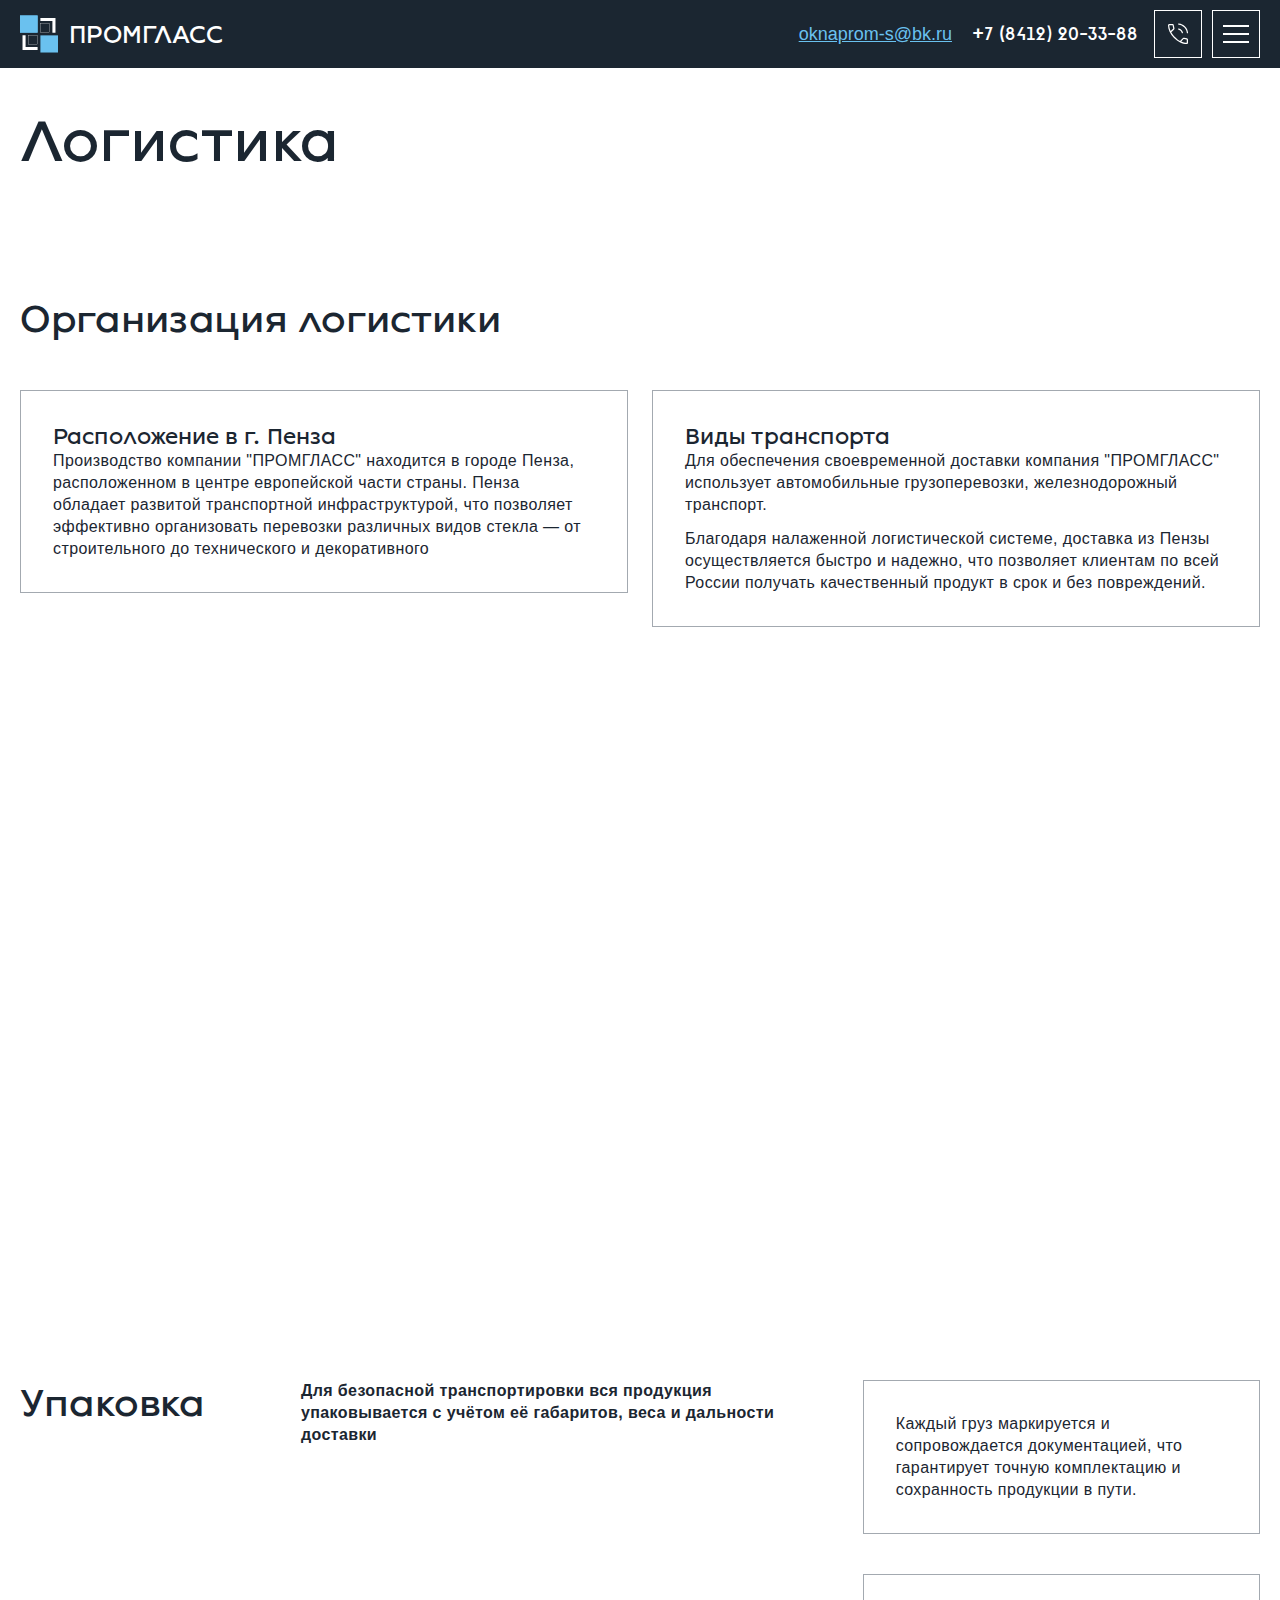
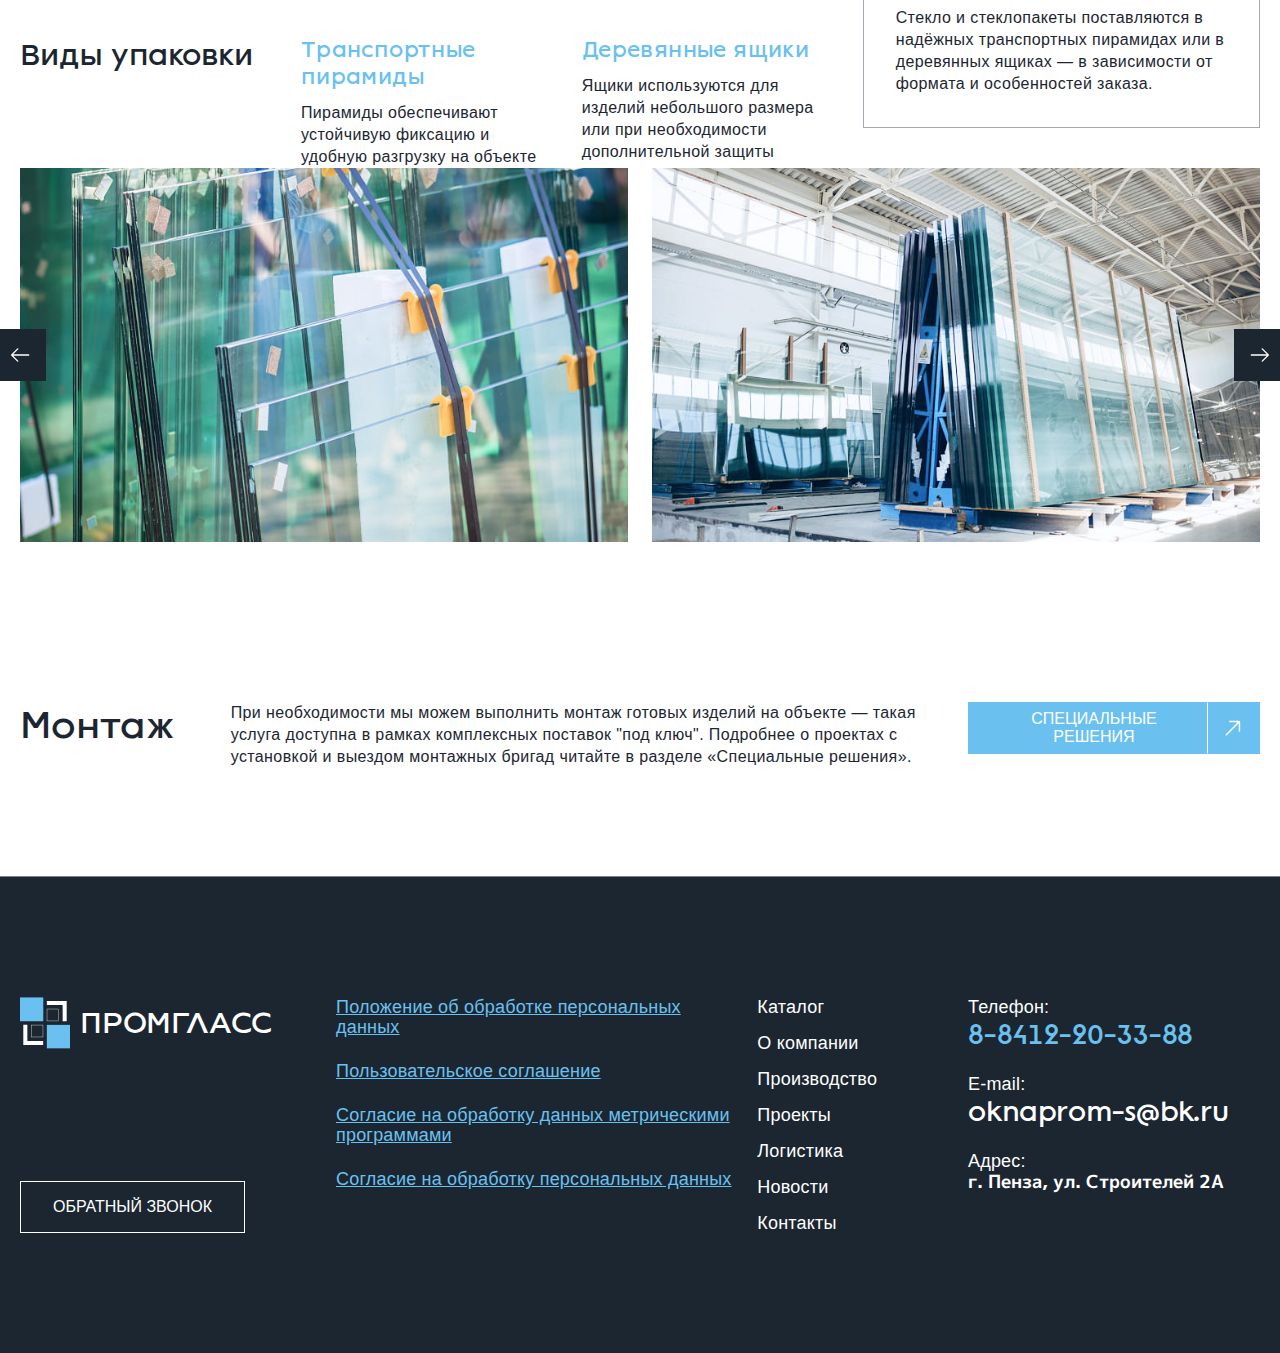
<file: delivery.html>
<!DOCTYPE html>
<html lang="ru">

<head>
  <meta charset="UTF-8">
  <meta http-equiv="X-UA-Compatible" content="IE=edge">
  <meta name="viewport" content="width=device-width, initial-scale=1.0">
  <title>Промгласс</title>

  <meta property="og:image" content="path/to/image.jpg">
  <link rel="shortcut icon" href="img/favicon/favicon.ico" type="image/x-icon">

  <!-- add plugins css -->
  <link rel="stylesheet" href="css/bootstrap.min.css">
  <link rel="stylesheet" href="css/slick.css">
  <link rel="stylesheet" href="css/fancybox.css">
  <!-- add plugins css end -->

  <link rel="stylesheet" href="css/style.css">
  <link rel="stylesheet" href="css/header.css">
  <link rel="stylesheet" href="css/footer.css">
  <link rel="stylesheet" href="css/main.css">
  <link rel="stylesheet" href="css/media.css">
</head>

<body>

 <header>
    <div class="container-fluid">
      <div class="row">
        <div class="col-12 d-flex align-items-center">

          <a href="index.html" class="logo">
            <img src="img/logo.svg" alt="">
            <span>промгласс</span>
          </a>

          <nav class="nav nav-menu">
            <ul class="my-ul menu">
              <li class="menu-item dropdown">
                <div class="dropdown-item-wrapper"><a href="catalog.html" class="menu-link">Каталог</a>
                  <button class="dropdown-toggle" type="button">
                    <img src="img/arrow-bottom.svg" alt="">
                  </button>
                </div>
                <div class="dropdown-menu dropdown-menu1">
                  <ul class="my-ul submenu">
                    <li class="submenu-item dropdown">
                      <div class="dropdown-item-wrapper"><a href="category.html"
                          class="menu-link submenu-link">Стекло</a>
                        <button class="submenu-item-dropdown-toggle" type="button"></button>
                      </div>
                      <div class="dropdown-menu dropdown-menu2">
                        <a href="#" class="dropdown-item">Энергосберегающие</a>
                        <a href="#" class="dropdown-item">Мультифункциональные</a>
                        <a href="#" class="dropdown-item">С закаленным стеклом</a>
                        <a href="#" class="dropdown-item">Со стемалитом</a>
                        <a href="#" class="dropdown-item">С триплексом</a>
                        <a href="#" class="dropdown-item">Со специальной
                          конструкцией ("зуб")</a>
                        <a href="#" class="dropdown-item">С заполнением аргоном</a>
                      </div>
                    </li>
                    <li class="submenu-item dropdown">
                      <div class="dropdown-item-wrapper"><a href="category.html"
                          class="menu-link submenu-link">Стеклопакеты</a>
                         <button class="submenu-item-dropdown-toggle" type="button"></button>
                      </div>
                      <div class="dropdown-menu dropdown-menu2">
                        <a href="#" class="dropdown-item">Энергосберегающие 2</a>
                        <a href="#" class="dropdown-item">Мультифункциональные</a>
                        <a href="#" class="dropdown-item">С закаленным стеклом</a>
                        <a href="#" class="dropdown-item">Со стемалитом</a>
                        <a href="#" class="dropdown-item">С триплексом</a>
                        <a href="#" class="dropdown-item">Со специальной
                          конструкцией ("зуб")</a>
                        <a href="#" class="dropdown-item">С заполнением аргоном</a>
                      </div>
                    </li>
                    <li class="submenu-item"><a href="special-solutions.html" class="submenu-link">Специальные
                        решения</a></li>
                  </ul>
                </div>

              </li>
              <li class="menu-item"><a href="about.html" class="menu-link">О компании</a></li>
              <li class="menu-item"><a href="manufacture.html" class="menu-link">Производство</a></li>
              <li class="menu-item"><a href="projects.html" class="menu-link">Проекты</a></li>
              <li class="menu-item"><a href="delivery.html" class="menu-link">Логистика</a></li>
              <li class="menu-item"><a href="news.html" class="menu-link">Новости</a></li>
              <li class="menu-item"><a href="contacts.html" class="menu-link">Контакты</a></li>
            </ul>
          </nav>

          <a href="mailto:oknaprom-s@bk.ru" class="mail-link">oknaprom-s@bk.ru</a>
          <a href="tel:+7 (8412) 20-33-88" class="phone-link">
            <span>+7 (8412) 20-33-88</span>
          </a>
          <a href="#" class="callback-btn btn btn-border btn-border-white" data-bs-toggle="modal"
            data-bs-target="#callbackModal"><svg class="svg-icon">
              <use xlink:href="img/sprite.svg#phone-icon"></use>
            </svg></a>

          <a href="#" class="btn-burger btn btn-border btn-border-white">
            <span></span>
            <span></span>
            <span></span>
          </a>
        </div>
      </div>
    </div>
  </header>

  <section class="page page-delivery">
    <div class="container">

      <div class="row">
        <div class="col-12">
          <div class="page-wrapper">
            <div class="decor-boxes">
              <span class="decor-box"></span>
              <span class="decor-box"></span>
              <span class="decor-box"></span>
              <span class="decor-box"></span>
            </div>
            <nav class="nav nav-breadcrumb">
              <ol class="breadcrumb">
                <li class="breadcrumb-item"><a href="index.html">Главная</a></li>
                <li class="breadcrumb-item active" aria-current="page">Логистика</li>
              </ol>
            </nav>
            <h1>Логистика</h1>

          </div>
        </div>
      </div>
    </div>
  </section>


  <section class="geography-section">
    <div class="container">
      <div class="row">
        <div class="col-12">
          <h2>Организация логистики</h2>
        </div>


      </div>

      <div class="row">
        <div class="col-12 col-lg-6 mb-24">
          <div class="history-company-box">
            <h4>Расположение в г. Пенза</h4>
            <div class="box-text">
              <p>Производство компании "ПРОМГЛАСС" находится в городе Пенза, расположенном в центре европейской части
                страны. Пенза обладает развитой транспортной инфраструктурой, что позволяет эффективно организовать
                перевозки различных видов стекла — от строительного до технического и декоративного</p>
            </div>
          </div>
        </div>

        <div class="col-12 col-lg-6 mb-24">
          <div class="history-company-box">
            <h4>Виды транспорта</h4>
            <div class="box-text">
              <p>Для обеспечения своевременной доставки компания "ПРОМГЛАСС" использует автомобильные грузоперевозки,
                железнодорожный транспорт.</p>
              <p>Благодаря налаженной логистической системе, доставка из Пензы осуществляется быстро и надежно, что
                позволяет клиентам по всей России получать качественный продукт в срок и без повреждений.</p>
            </div>
          </div>
        </div>
      </div>

      <div class="row">
        <div class="col-12">
          <div class="map-geography" id="map"></div>
        </div>
      </div>
    </div>
  </section>

  <section class="package-section p-120">
    <div class="container">
      <div class="row">
        <div class="col-12 col-lg-8 d-flex flex-column">
          <div class="row">
            <div class="col-12 col-lg-4">
              <h2>Упаковка</h2>
            </div>
            <div class="col-12 col-lg-8">
              <div class="box-text">
                <p><strong>Для безопасной транспортировки вся продукция упаковывается с учётом её габаритов, веса и
                    дальности доставки</strong></p>
              </div>
            </div>
          </div>

          <div class="row mt-auto">
            <div class="col-12 col-lg-4">
              <div class="package-type-box">
              <h3>Виды упаковки</h3></div>
            </div>
            <div class="col-12 col-lg-4">
              <div class="box-text package-type-box">
                <h4 class="color-accent mb-12">Транспортные пирамиды</h4>
                <p>Пирамиды обеспечивают устойчивую фиксацию и удобную разгрузку на объекте</p>
              </div>
            </div>
            <div class="col-12 col-lg-4">
              <div class="box-text package-type-box">
                <h4 class="color-accent mb-12">Деревянные ящики</h4>
                <p>Ящики используются для изделий небольшого размера или при необходимости дополнительной защиты</p>
              </div>
            </div>
          </div>
        </div>

        <div class="col-12 col-lg-4">
          <div class="history-company-box">
            <div class="box-text">
              <p>Каждый груз маркируется и сопровождается документацией, что гарантирует точную комплектацию и
                сохранность продукции в пути.</p>
            </div>
          </div>
          <div class="history-company-box">
            <div class="box-text">
              <p>Стекло и стеклопакеты поставляются в надёжных транспортных пирамидах или в деревянных ящиках — в
                зависимости от формата и особенностей заказа.</p>
            </div>
          </div>
        </div>
      </div>

      <div class="row">
        <div class="col-12">
          <div class="package-slider slider-stretch">
            <div class="slide">
              <a href="img/package1.jpg" class="package-slider__item" data-fancybox="package"><img
                  src="img/package1.jpg" alt=""></a>
            </div>
            <div class="slide">
              <a href="img/package2.jpg" class="package-slider__item" data-fancybox="package"><img
                  src="img/package2.jpg" alt=""></a>
            </div>
            <div class="slide">
              <a href="img/package1.jpg" class="package-slider__item" data-fancybox="package"><img
                  src="img/package1.jpg" alt=""></a>
            </div>
            <div class="slide">
              <a href="img/package2.jpg" class="package-slider__item" data-fancybox="package"><img
                  src="img/package2.jpg" alt=""></a>
            </div>
          </div>
        </div>
      </div>
    </div>
  </section>

  <section class="installation-section p-120">
    <div class="container">
      <div class="row">
        <div class="col-12 col-lg-3 col-xl-2">
          <h2>Монтаж</h2>
        </div>
        <div class="col-12 col-lg-6 col-xl-7">
          <div class="box-text">
            <p>При необходимости мы можем выполнить монтаж готовых изделий на объекте — такая услуга доступна в рамках
              комплексных поставок "под ключ". Подробнее о проектах с установкой и выездом монтажных бригад читайте в
              разделе «Специальные решения».</p>
          </div>
        </div>
        <div class="col-12 col-lg-3">
          <a href="news.html" class="btn btn-arrow btn-accent ml-auto">
            <span class="btn-text">специальные
              решения</span>
            <span class="btn-arrow__icon">
              <svg class="svg-icon">
                <use xlink:href="img/sprite.svg#arrow-diagonal"></use>
              </svg>
            </span>
          </a>
        </div>
      </div>
    </div>
  </section>

 <footer>
    <div class="container">
      <div class="row">
        <div class="col-12 col-md-5 col-xl-3">
          <div class="footer-box">
            <a href="index.html" class="logo">
              <img src="img/logo.svg" alt="">
              <span>промгласс</span>
            </a>
            <a href="#" class="btn btn-border btn-border-white" data-bs-toggle="modal"
              data-bs-target="#callbackModal">Обратный звонок</a>
          </div>
        </div>

        <div class="col-12 col-md-5 col-xl-2 order-md-1">
          <nav class="nav nav-menu">
            <ul class="my-ul footer-menu">
              
              <li class="menu-item"><a href="catalog.html" class="menu-link">Каталог</a></li>
              <li class="menu-item"><a href="about.html" class="menu-link">О компании</a></li>
              <li class="menu-item"><a href="manufacturer.html" class="menu-link">Производство</a></li>
              <li class="menu-item"><a href="projects.html" class="menu-link">Проекты</a></li>
              <li class="menu-item"><a href="logistics.html" class="menu-link">Логистика</a></li>
              <li class="menu-item"><a href="news.html" class="menu-link">Новости</a></li>
              <li class="menu-item"><a href="contacts.html" class="menu-link">Контакты</a></li>
            </ul>
          </nav>
        </div>

        <div class="col-12 col-md-7 col-xl-3 order-md-1">
          <div class="footer-box">
            <div class="footer-contacts">
              <p>Телефон:</p>
              <a href="tel:+78412203388" class="phone-link">8-8412-20-33-88</a>
            </div>
            <div class="footer-contacts">
              <p>E-mail:</p>
              <a href="mailto:oknaprom-s@bk.ru">oknaprom-s@bk.ru</a>
            </div>
            <div class="footer-contacts">
              <p>Адрес:</p>
              <span><strong>г. Пенза, ул. Строителей 2А</strong></span>
            </div>
          </div>
        </div>

        <div class="col-12 col-md-7 col-xl-4">
          <nav class="nav nav-menu-document">
            <ul class="my-ul menu-document">
              <li>
                <a href="#" target="_blank">Положение об обработке персональных данных</a>
              </li>
              <li>
                <a href="#" target="_blank">Пользовательское соглашение</a>
              </li>
              <li>
                <a href="#" target="_blank">Согласие на обработку данных метрическими программами</a>
              </li>
              <li>
                <a href="#" target="_blank">Согласие на обработку персональных данных</a>
              </li>
            </ul>
          </nav>
        </div>
      </div>
    </div>
  </footer>

    <!-- Modal -->
  <div class="modal fade" id="callbackModal" tabindex="-1" aria-hidden="true">
    <div class="modal-dialog modal-dialog-centered modal-dialog-scrollable">
      <div class="modal-content">
        <div class="modal-header">
          <h3 class="modal-title">Поможем рассчитать стоимость Вашего проекта</h3>
          <button type="button" class="btn-close" data-bs-dismiss="modal" aria-label="Close"><svg class="svg-icon">
              <use xlink:href="img/sprite.svg#close-icon"></use>
            </svg></button>
        </div>
        <div class="modal-body">
          <div class="box-text">
            <p>Оставьте свои контактные данные, и наш менеджер свяжется с Вами, чтобы помочь рассчитать стоимость работ
            </p>
          </div>

          <form method="post" class="form-callback form">
            <label>
              <input type="text" name="name" placeholder="Имя">
            </label>
            <label>
              <input type="text" name="phone" placeholder="Телефон" required>
            </label>
            <label>
              <textarea name="message" placeholder="Комментарий"></textarea>
            </label>

            <div class="form-footer">
              <label class="label-checkbox consent-checkbox">
                <input type="checkbox" name="checkbox" required checked>
                <span class="label-checkbox__custom"></span>
                <span class="label-checkbox__text">Нажимая на кнопку, вы соглашаетесь с условиями обработки
                  персональных данных</span>
              </label>
              <button type="submit" class="btn btn-accent"><span class="btn-text">Отправить</span></button>
            </div>
          </form>
        </div>
      </div>
    </div>
  </div>

  <div class="modal fade" id="thanksModal" tabindex="-1" aria-hidden="true">
    <div class="modal-dialog modal-dialog-centered modal-dialog-scrollable">
      <div class="modal-content">
        <div class="modal-header">
          <button type="button" class="btn-close" data-bs-dismiss="modal" aria-label="Close"><svg class="svg-icon">
              <use xlink:href="img/sprite.svg#close-icon"></use>
            </svg></button>
        </div>
        <div class="modal-body">
          <h3 class="modal-title">Спасибо, Ваши <br>
            данные получены!</h3>
          <div class="box-text">
            <p>Наш менеджер свяжется с Вами <br>
              в ближайшее время!</p>
          </div>
          <a href="#" class="btn btn-accent" data-bs-dismiss="modal">закрыть</a>
        </div>
      </div>
    </div>
  </div>

  <!-- add plugins js-->
  <script src="js/jquery.min.js"></script>
  <script src="js/bootstrap.bundle.min.js"></script>
  <script src="js/slick.min.js"></script>
  <script src="js/fancybox.umd.js"></script>
  <script src="js/jquery.maskedinput.min.js"></script>
  <script src="https://api-maps.yandex.ru/2.1/?lang=ru_RU" type="text/javascript"></script>
  <!-- add plugins js end-->

  <script src="js/common.js"></script>

  <script>
    ymaps.ready(init);
    function init() {
      var map = new ymaps.Map("map", {
        center: [55.7558, 37.6176], // Центр - Москва
        zoom: 5,
        controls: ["zoomControl"]
      });

      // Массив меток
      var placemarks = [
        {
          coords: [55.7558, 37.6176],
          title: "ЖК Атмосфера",
          address: "г. Москва, пр-т Строителей, 113",
          link: "#"
        },
        {
          coords: [56.3269, 44.0059],
          title: "ЖК Нижний",
          address: "г. Нижний Новгород, ул. Примерная, 5",
          link: "#"
        },
        {
          coords: [56.8389, 60.6057],
          title: "ЖК Урал",
          address: "г. Казань, ул. Ленина, 25",
          link: "#"
        },
        {
          coords: [54.2048, 37.6111],
          title: "ЖК Тульский",
          address: "г. Тула, ул. Новостроек, 12",
          link: "#"
        },
        {
          coords: [51.7735, 55.0988],
          title: "ЖК Южный",
          address: "г. Пенза, ул. Героев, 7",
          link: "#"
        }
      ];

      placemarks.forEach(function (mark) {
        var placemark = new ymaps.Placemark(mark.coords, {
          balloonContent: `
            <div class="balloon-content">
              <strong>${mark.title}</strong>
              <p>${mark.address}</p>
              <a href="${mark.link}" target="_blank">Перейти в проект</a>
            </div>
          `
        }, {
          iconLayout: 'default#image',
          iconImageHref: 'img/marker.svg', // путь к твоему SVG-файлу
          iconImageSize: [30, 42],      // подгони под твой SVG, если нужно
          iconImageOffset: [-15, -42]   // центр маркера — корректируем по нужде
        });

        map.geoObjects.add(placemark);
      });
    }
  </script>

</body>

</html>
</file>
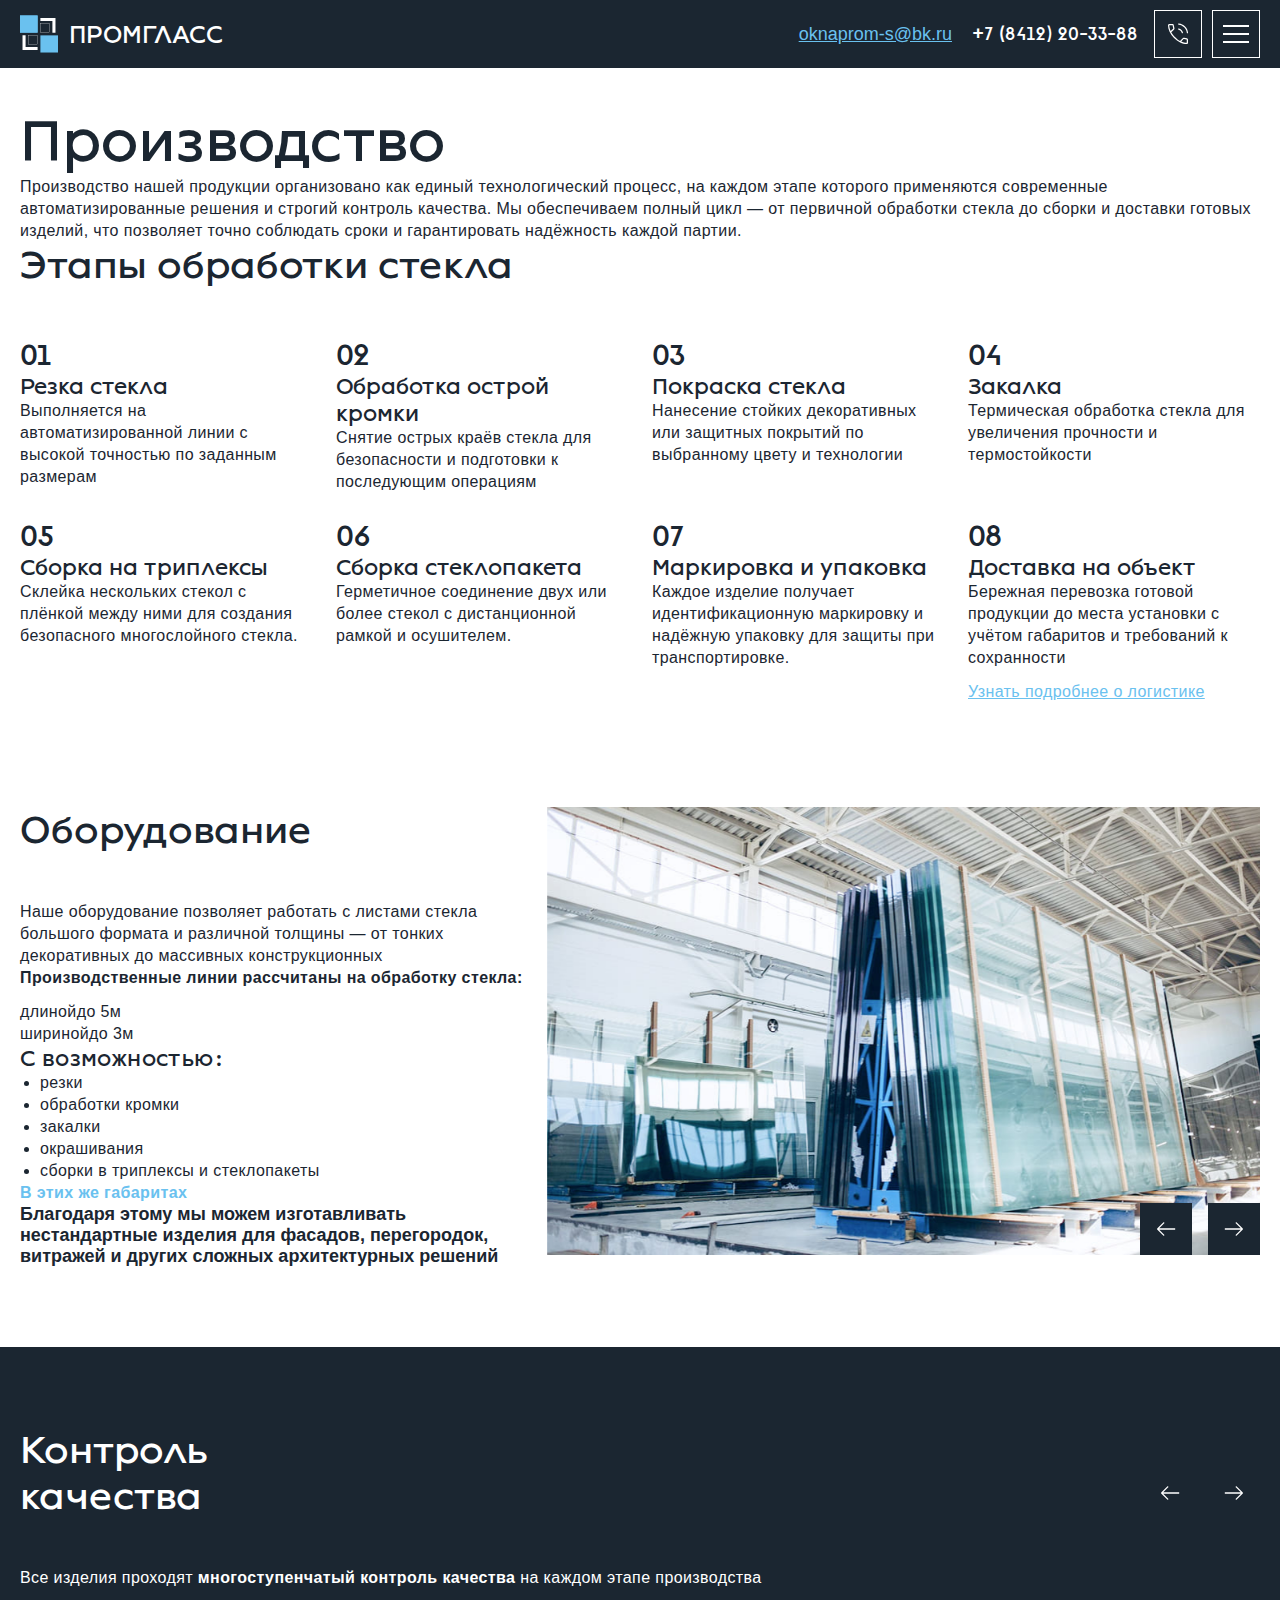
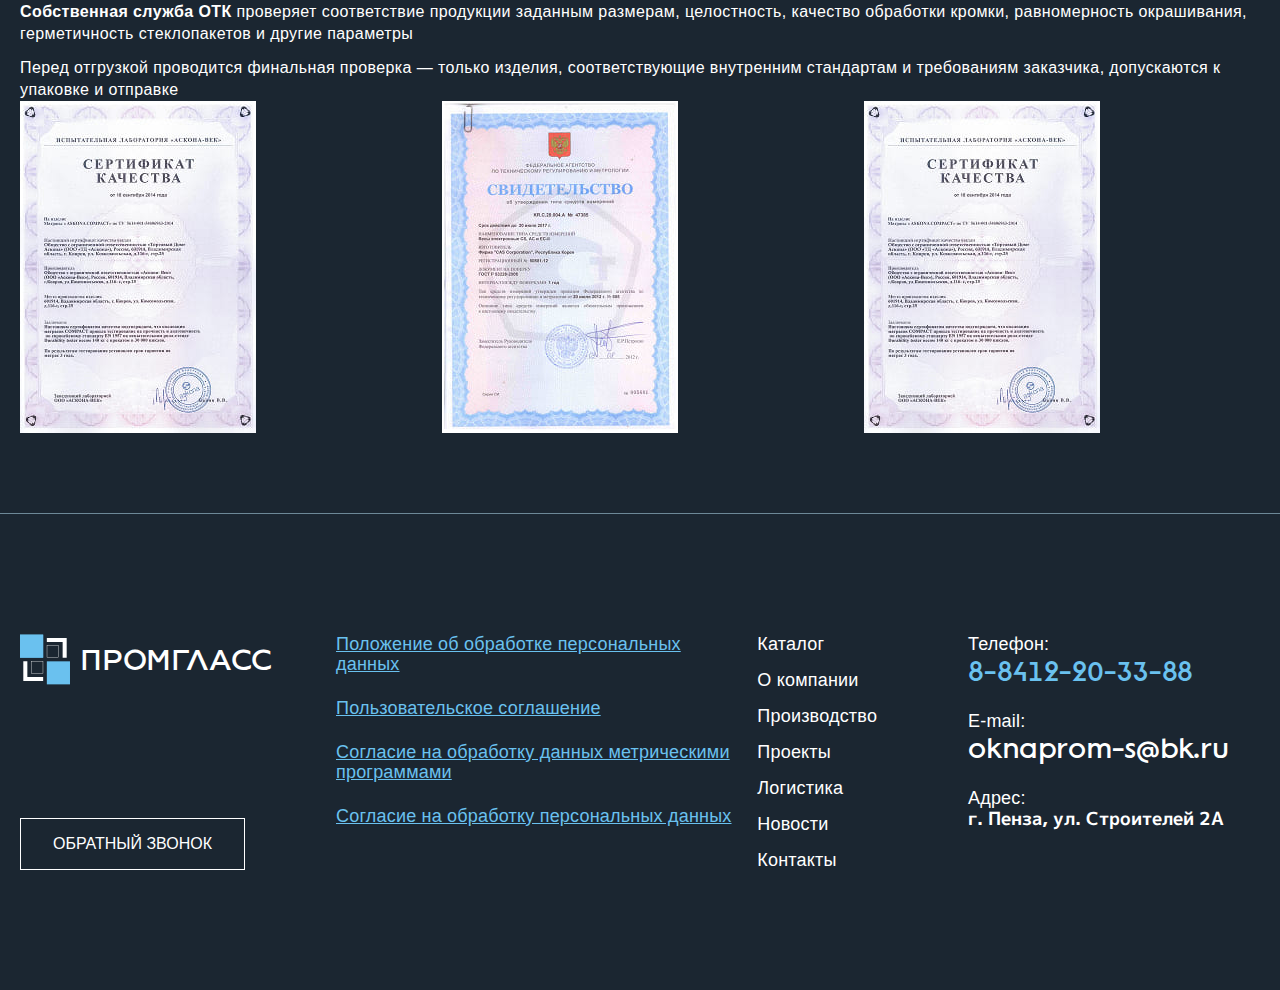
<file: manufacturer.html>
<!DOCTYPE html>
<html lang="ru">

<head>
  <meta charset="UTF-8">
  <meta http-equiv="X-UA-Compatible" content="IE=edge">
  <meta name="viewport" content="width=device-width, initial-scale=1.0">
  <title>Промгласс</title>

  <meta property="og:image" content="path/to/image.jpg">
  <link rel="shortcut icon" href="img/favicon/favicon.ico" type="image/x-icon">

  <!-- add plugins css -->
  <link rel="stylesheet" href="css/bootstrap.min.css">
  <link rel="stylesheet" href="css/slick.css">
  <link rel="stylesheet" href="css/fancybox.css">
  <!-- add plugins css end -->

  <link rel="stylesheet" href="css/style.css">
  <link rel="stylesheet" href="css/header.css">
  <link rel="stylesheet" href="css/footer.css">
  <link rel="stylesheet" href="css/main.css">
  <link rel="stylesheet" href="css/media.css">
</head>

<body>

  <header>
    <div class="container-fluid">
      <div class="row">
        <div class="col-12 d-flex align-items-center">

          <a href="index.html" class="logo">
            <img src="img/logo.svg" alt="">
            <span>промгласс</span>
          </a>

          <nav class="nav nav-menu">
            <ul class="my-ul menu">
              <li class="menu-item dropdown">
                <div class="dropdown-item-wrapper"><a href="catalog.html" class="menu-link">Каталог</a>
                  <button class="dropdown-toggle" type="button">
                    <img src="img/arrow-bottom.svg" alt="">
                  </button>
                </div>
                <div class="dropdown-menu dropdown-menu1">
                  <ul class="my-ul submenu">
                    <li class="submenu-item dropdown">
                      <div class="dropdown-item-wrapper"><a href="category.html"
                          class="menu-link submenu-link">Стекло</a>
                        <button class="submenu-item-dropdown-toggle" type="button"></button>
                      </div>
                      <div class="dropdown-menu dropdown-menu2">
                        <a href="#" class="dropdown-item">Энергосберегающие</a>
                        <a href="#" class="dropdown-item">Мультифункциональные</a>
                        <a href="#" class="dropdown-item">С закаленным стеклом</a>
                        <a href="#" class="dropdown-item">Со стемалитом</a>
                        <a href="#" class="dropdown-item">С триплексом</a>
                        <a href="#" class="dropdown-item">Со специальной
                          конструкцией ("зуб")</a>
                        <a href="#" class="dropdown-item">С заполнением аргоном</a>
                      </div>
                    </li>
                    <li class="submenu-item dropdown">
                      <div class="dropdown-item-wrapper"><a href="category.html"
                          class="menu-link submenu-link">Стеклопакеты</a>
                         <button class="submenu-item-dropdown-toggle" type="button"></button>
                      </div>
                      <div class="dropdown-menu dropdown-menu2">
                        <a href="#" class="dropdown-item">Энергосберегающие 2</a>
                        <a href="#" class="dropdown-item">Мультифункциональные</a>
                        <a href="#" class="dropdown-item">С закаленным стеклом</a>
                        <a href="#" class="dropdown-item">Со стемалитом</a>
                        <a href="#" class="dropdown-item">С триплексом</a>
                        <a href="#" class="dropdown-item">Со специальной
                          конструкцией ("зуб")</a>
                        <a href="#" class="dropdown-item">С заполнением аргоном</a>
                      </div>
                    </li>
                    <li class="submenu-item"><a href="special-solutions.html" class="submenu-link">Специальные
                        решения</a></li>
                  </ul>
                </div>

              </li>
              <li class="menu-item"><a href="about.html" class="menu-link">О компании</a></li>
              <li class="menu-item"><a href="manufacture.html" class="menu-link">Производство</a></li>
              <li class="menu-item"><a href="projects.html" class="menu-link">Проекты</a></li>
              <li class="menu-item"><a href="delivery.html" class="menu-link">Логистика</a></li>
              <li class="menu-item"><a href="news.html" class="menu-link">Новости</a></li>
              <li class="menu-item"><a href="contacts.html" class="menu-link">Контакты</a></li>
            </ul>
          </nav>

          <a href="mailto:oknaprom-s@bk.ru" class="mail-link">oknaprom-s@bk.ru</a>
          <a href="tel:+7 (8412) 20-33-88" class="phone-link">
            <span>+7 (8412) 20-33-88</span>
          </a>
          <a href="#" class="callback-btn btn btn-border btn-border-white" data-bs-toggle="modal"
            data-bs-target="#callbackModal"><svg class="svg-icon">
              <use xlink:href="img/sprite.svg#phone-icon"></use>
            </svg></a>

          <a href="#" class="btn-burger btn btn-border btn-border-white">
            <span></span>
            <span></span>
            <span></span>
          </a>
        </div>
      </div>
    </div>
  </header>

  <section class="page page-manufacturer">
    <div class="container">

      <div class="row">
        <div class="col-12">
          <div class="page-wrapper">
            <div class="decor-boxes">
              <span class="decor-box"></span>
              <span class="decor-box"></span>
              <span class="decor-box"></span>
              <span class="decor-box"></span>
            </div>
            <nav class="nav nav-breadcrumb">
              <ol class="breadcrumb">
                <li class="breadcrumb-item"><a href="index.html">Главная</a></li>
                <li class="breadcrumb-item active" aria-current="page">Производство</li>
              </ol>
            </nav>
            <h1>Производство</h1>
            <div class="box-text">
              <p>Производство нашей продукции организовано как единый технологический процесс, на каждом этапе которого
                применяются современные автоматизированные решения и строгий контроль качества. Мы обеспечиваем полный
                цикл — от первичной обработки стекла до сборки и доставки готовых изделий, что позволяет точно соблюдать
                сроки и гарантировать надёжность каждой партии.</p>
            </div>
          </div>
        </div>
      </div>
    </div>
  </section>


  <section class="stages-manufacturer">
    <div class="container">
      <div class="row">
        <div class="col-12">
          <h2>Этапы обработки стекла</h2>
        </div>
      </div>

      <div class="row">
        <div class="col-12 col-md-6 col-lg-4 col-xl-3 mb-24">
          <div class="stages-manufacturer-box">
            <h3>01</h3>
            <h4>Резка стекла</h4>
            <div class="box-text">
              <p>Выполняется
                на автоматизированной линии с высокой точностью
                по заданным размерам</p>
            </div>
          </div>
        </div>
        <div class="col-12 col-md-6 col-lg-4 col-xl-3 mb-24">
          <div class="stages-manufacturer-box">
            <h3>02</h3>
            <h4>Обработка острой кромки</h4>
            <div class="box-text">
              <p>Снятие острых краёв стекла для безопасности и подготовки к последующим операциям</p>
            </div>
          </div>
        </div>
        <div class="col-12 col-md-6 col-lg-4 col-xl-3 mb-24">
          <div class="stages-manufacturer-box">
            <h3>03</h3>
            <h4>Покраска стекла</h4>
            <div class="box-text">
              <p>Нанесение стойких декоративных или защитных покрытий по выбранному цвету и технологии</p>
            </div>
          </div>
        </div>
        <div class="col-12 col-md-6 col-lg-4 col-xl-3 mb-24">
          <div class="stages-manufacturer-box">
            <h3>04</h3>
            <h4>Закалка</h4>
            <div class="box-text">
              <p>Термическая обработка стекла для увеличения прочности и термостойкости</p>
            </div>
          </div>
        </div>
        <div class="col-12 col-md-6 col-lg-4 col-xl-3 mb-24">
          <div class="stages-manufacturer-box">
            <h3>05</h3>
            <h4>Сборка на триплексы</h4>
            <div class="box-text">
              <p>Склейка нескольких стекол с плёнкой между ними для создания безопасного многослойного стекла.</p>
            </div>
          </div>
        </div>
        <div class="col-12 col-md-6 col-lg-4 col-xl-3 mb-24">
          <div class="stages-manufacturer-box">
            <h3>06</h3>
            <h4>Сборка стеклопакета</h4>
            <div class="box-text">
              <p>Герметичное соединение двух или более стекол с дистанционной рамкой и осушителем.</p>
            </div>
          </div>
        </div>
        <div class="col-12 col-md-6 col-lg-4 col-xl-3 mb-24">
          <div class="stages-manufacturer-box">
            <h3>07</h3>
            <h4>Маркировка и упаковка</h4>
            <div class="box-text">
              <p>Каждое изделие получает идентификационную маркировку и надёжную упаковку для защиты при
                транспортировке.</p>
            </div>
          </div>
        </div>
        <div class="col-12 col-md-6 col-lg-4 col-xl-3 mb-24">
          <div class="stages-manufacturer-box">
            <h3>08</h3>
            <h4>Доставка на объект</h4>
            <div class="box-text">
              <p>Бережная перевозка готовой продукции до места установки с учётом габаритов и требований к сохранности
              </p>
              <a href="#" class="color-accent text-decoration">Узнать подробнее о логистике</a>
            </div>
          </div>
        </div>
      </div>
    </div>
  </section>


  <section class="equipment-section p-120">
    <div class="container">
      <div class="row">
        <div class="col-12 col-lg-6 col-xl-5">
          <div class="equipment-content">
            <h2>Оборудование</h2>
            <div class="box-text">
              <p>Наше оборудование позволяет работать с листами стекла большого формата и различной толщины — от тонких
                декоративных до массивных конструкционных</p>
            </div>
            <div class="box-text">
              <p><strong>Производственные линии рассчитаны на обработку стекла:</strong></p>
              <ul class="my-ul equipment-characteristics">
                <li>
                  <p>длиной<span>до 5м</span></p>
                </li>
                <li>
                  <p>шириной<span>до 3м</span></p>
                </li>
              </ul>
            </div>

            <div class="box-text">
              <h4>С возможностью:</h4>
              <ul>
                <li>резки</li>
                <li>обработки кромки</li>
                <li>закалки</li>
                <li>окрашивания</li>
                <li>сборки в триплексы и стеклопакеты </li>
              </ul>
              <p class="color-accent"><strong>В этих же габаритах</strong></p>
            </div>

            <div class="box-text-info">
              <p><strong>Благодаря этому мы можем изготавливать нестандартные изделия для фасадов, перегородок, витражей
                  и
                  других сложных архитектурных решений</strong></p>
            </div>
          </div>
        </div>

        <div class="col-12 col-lg-6 col-xl-7">
          <div class="equipment-slider">
            <div class="slide">
              <a href="img/equipment1.jpg" class="equipment-slider__item" data-fancybox="equipment"><img
                  src="img/equipment1.jpg" alt=""></a>
            </div>
            <div class="slide">
              <a href="img/equipment1.jpg" class="equipment-slider__item" data-fancybox="equipment"><img
                  src="img/equipment1.jpg" alt=""></a>
            </div>
            <div class="slide">
              <a href="img/equipment1.jpg" class="equipment-slider__item" data-fancybox="equipment"><img
                  src="img/equipment1.jpg" alt=""></a>
            </div>
          </div>
        </div>

      </div>
    </div>
  </section>

  <section class="quality-control bg-dark color-white p-120">
    <div class="container">
      <div class="row align-items-end">
        <div class="col-12 col-lg-6">
          <h2>Контроль <br>
            качества</h2>
        </div>
        <div class="col-12 col-lg-6 d-none d-lg-block">
          <div class="slider-nav quality-slider__nav"></div>
        </div>
      </div>

      <div class="row">
        <div class="col-12">
          <div class="quality-control-wrapper">
            <div class="quality-control__content">
              <div class="box-text">
                <p>Все изделия проходят <strong>многоступенчатый контроль качества</strong> на каждом этапе производства
                </p>
                <p><strong>Собственная служба ОТК</strong> проверяет соответствие продукции заданным размерам,
                  целостность, качество
                  обработки кромки, равномерность окрашивания, герметичность стеклопакетов и другие параметры</p>
                <p>Перед отгрузкой проводится финальная проверка — только изделия, соответствующие внутренним стандартам
                  и
                  требованиям заказчика, допускаются к упаковке и отправке</p>
              </div>
            </div>
            <div class="quality-slider slider-stretch">
              <div class="slide"> <a href="img/certificate1.jpg" class="certificate-item"
                  data-fancybox="certificate"><img src="img/certificate1.jpg" alt=""></a></div>
              <div class="slide">
                <a href="img/certificate2.jpg" class="certificate-item" data-fancybox="certificate"><img
                    src="img/certificate2.jpg" alt=""></a>
              </div>
              <div class="slide"> <a href="img/certificate1.jpg" class="certificate-item"
                  data-fancybox="certificate"><img src="img/certificate1.jpg" alt=""></a></div>
              <div class="slide">
                <a href="img/certificate2.jpg" class="certificate-item" data-fancybox="certificate"><img
                    src="img/certificate1.jpg" alt=""></a>
              </div>
            </div>
          </div>
        </div>
      </div>
    </div>
  </section>

  <footer>
    <div class="container">
      <div class="row">
        <div class="col-12 col-md-5 col-xl-3">
          <div class="footer-box">
            <a href="index.html" class="logo">
              <img src="img/logo.svg" alt="">
              <span>промгласс</span>
            </a>
            <a href="#" class="btn btn-border btn-border-white" data-bs-toggle="modal"
              data-bs-target="#callbackModal">Обратный звонок</a>
          </div>
        </div>

        <div class="col-12 col-md-5 col-xl-2 order-md-1">
          <nav class="nav nav-menu">
            <ul class="my-ul footer-menu">

              <li class="menu-item"><a href="catalog.html" class="menu-link">Каталог</a></li>
              <li class="menu-item"><a href="about.html" class="menu-link">О компании</a></li>
              <li class="menu-item"><a href="manufacturer.html" class="menu-link">Производство</a></li>
              <li class="menu-item"><a href="projects.html" class="menu-link">Проекты</a></li>
              <li class="menu-item"><a href="logistics.html" class="menu-link">Логистика</a></li>
              <li class="menu-item"><a href="news.html" class="menu-link">Новости</a></li>
              <li class="menu-item"><a href="contacts.html" class="menu-link">Контакты</a></li>
            </ul>
          </nav>
        </div>

        <div class="col-12 col-md-7 col-xl-3 order-md-1">
          <div class="footer-box">
            <div class="footer-contacts">
              <p>Телефон:</p>
              <a href="tel:+78412203388" class="phone-link">8-8412-20-33-88</a>
            </div>
            <div class="footer-contacts">
              <p>E-mail:</p>
              <a href="mailto:oknaprom-s@bk.ru">oknaprom-s@bk.ru</a>
            </div>
            <div class="footer-contacts">
              <p>Адрес:</p>
              <span><strong>г. Пенза, ул. Строителей 2А</strong></span>
            </div>
          </div>
        </div>

        <div class="col-12 col-md-7 col-xl-4">
          <nav class="nav nav-menu-document">
            <ul class="my-ul menu-document">
              <li>
                <a href="#" target="_blank">Положение об обработке персональных данных</a>
              </li>
              <li>
                <a href="#" target="_blank">Пользовательское соглашение</a>
              </li>
              <li>
                <a href="#" target="_blank">Согласие на обработку данных метрическими программами</a>
              </li>
              <li>
                <a href="#" target="_blank">Согласие на обработку персональных данных</a>
              </li>
            </ul>
          </nav>
        </div>
      </div>
    </div>
  </footer>

  <!-- Modal -->
  <div class="modal fade" id="callbackModal" tabindex="-1" aria-hidden="true">
    <div class="modal-dialog modal-dialog-centered modal-dialog-scrollable">
      <div class="modal-content">
        <div class="modal-header">
          <h3 class="modal-title">Поможем рассчитать стоимость Вашего проекта</h3>
          <button type="button" class="btn-close" data-bs-dismiss="modal" aria-label="Close"><svg class="svg-icon">
              <use xlink:href="img/sprite.svg#close-icon"></use>
            </svg></button>
        </div>
        <div class="modal-body">
          <div class="box-text">
            <p>Оставьте свои контактные данные, и наш менеджер свяжется с Вами, чтобы помочь рассчитать стоимость работ
            </p>
          </div>

          <form method="post" class="form-callback form">
            <label>
              <input type="text" name="name" placeholder="Имя">
            </label>
            <label>
              <input type="text" name="phone" placeholder="Телефон" required>
            </label>
            <label>
              <textarea name="message" placeholder="Комментарий"></textarea>
            </label>

            <div class="form-footer">
              <label class="label-checkbox consent-checkbox">
                <input type="checkbox" name="checkbox" required checked>
                <span class="label-checkbox__custom"></span>
                <span class="label-checkbox__text">Нажимая на кнопку, вы соглашаетесь с условиями обработки
                  персональных данных</span>
              </label>
              <button type="submit" class="btn btn-accent"><span class="btn-text">Отправить</span></button>
            </div>
          </form>
        </div>
      </div>
    </div>
  </div>

  <div class="modal fade" id="thanksModal" tabindex="-1" aria-hidden="true">
    <div class="modal-dialog modal-dialog-centered modal-dialog-scrollable">
      <div class="modal-content">
        <div class="modal-header">
          <button type="button" class="btn-close" data-bs-dismiss="modal" aria-label="Close"><svg class="svg-icon">
              <use xlink:href="img/sprite.svg#close-icon"></use>
            </svg></button>
        </div>
        <div class="modal-body">
          <h3 class="modal-title">Спасибо, Ваши <br>
            данные получены!</h3>
          <div class="box-text">
            <p>Наш менеджер свяжется с Вами <br>
              в ближайшее время!</p>
          </div>
          <a href="#" class="btn btn-accent" data-bs-dismiss="modal">закрыть</a>
        </div>
      </div>
    </div>
  </div>

  <!-- add plugins js-->
  <script src="js/jquery.min.js"></script>
  <script src="js/bootstrap.bundle.min.js"></script>
  <script src="js/slick.min.js"></script>
  <script src="js/fancybox.umd.js"></script>
  <script src="js/jquery.maskedinput.min.js"></script>
  <!-- <script src="https://api-maps.yandex.ru/2.1/?lang=ru_RU" type="text/javascript"></script> -->
  <!-- add plugins js end-->

  <script src="js/common.js"></script>

  
</body>

</html>
</file>
<file: css/style.css>
@font-face {
  font-family: "Lack";
  font-weight: 400;
  font-style: normal;
  src: url("../fonts/Lack/Lack-Regular.eot");
  src: url("../fonts/Lack/Lack-Regular.eot?#iefix") format("embedded-opentype"), url("../fonts/Lack/Lack-Regular.woff") format("woff"), url("../fonts/Lack/Lack-Regular.ttf") format("truetype");
}
@font-face {
  font-family: "MPLUS1p";
  font-weight: 400;
  font-style: normal;
  src: url("../fonts/MPLUS1p/MPLUS1p-Regular.eot");
  src: url("../fonts/MPLUS1p/MPLUS1p-Regular.eot?#iefix") format("embedded-opentype"), url("../fonts/MPLUS1p/MPLUS1p-Regular.woff") format("woff"), url("../fonts/MPLUS1p/MPLUS1p-Regular.ttf") format("truetype");
}
@font-face {
  font-family: "MPLUS1p";
  font-weight: 700;
  font-style: normal;
  src: url("../fonts/MPLUS1p/MPLUS1p-Bold.eot");
  src: url("../fonts/MPLUS1p/MPLUS1p-Bold.eot?#iefix") format("embedded-opentype"), url("../fonts/MPLUS1p/MPLUS1p-Bold.woff") format("woff"), url("../fonts/MPLUS1p/MPLUS1p-Bold.ttf") format("truetype");
}
@font-face {
  font-family: "Geologica";
  font-weight: 300;
  font-style: normal;
  src: url("../fonts/Geologica/Geologica-Light.eot");
  src: url("../fonts/Geologica/Geologica-Light.eot?#iefix") format("embedded-opentype"), url("../fonts/Geologica/Geologica-Light.woff") format("woff"), url("../fonts/Geologica/Geologica-Light.ttf") format("truetype");
}
@font-face {
  font-family: "Unbounded";
  font-weight: 400;
  font-style: normal;
  src: url("../fonts/Unbounded/Unbounded-Regular.eot");
  src: url("../fonts/Unbounded/Unbounded-Regular.eot?#iefix") format("embedded-opentype"), url("../fonts/Unbounded/Unbounded-Regular.woff") format("woff"), url("../fonts/Unbounded/Unbounded-Regular.ttf") format("truetype");
}
@font-face {
  font-family: "KronaOne";
  font-weight: 400;
  font-style: normal;
  src: url("../fonts/KronaOne/KronaOne-Regular.eot");
  src: url("../fonts/KronaOne/KronaOne-Regular.eot?#iefix") format("embedded-opentype"), url("../fonts/KronaOne/KronaOne-Regular.woff") format("woff"), url("../fonts/KronaOne/KronaOne-Regular.ttf") format("truetype");
}
@font-face {
  font-family: "KronaOne";
  font-weight: 200;
  font-style: normal;
  src: url("../fonts/Raleway/Raleway-Thin.eot");
  src: url("../fonts/Raleway/Raleway-Thin.eot?#iefix") format("embedded-opentype"), url("../fonts/Raleway/Raleway-Thin.woff") format("woff"), url("../fonts/Raleway/Raleway-Thin.ttf") format("truetype");
}
@font-face {
  font-family: "KronaOne";
  font-weight: 300;
  font-style: normal;
  src: url("../fonts/Raleway/Raleway-Light.eot");
  src: url("../fonts/Raleway/Raleway-Light.eot?#iefix") format("embedded-opentype"), url("../fonts/Raleway/Raleway-Light.woff") format("woff"), url("../fonts/Raleway/Raleway-Light.ttf") format("truetype");
}
@font-face {
  font-family: "KronaOne";
  font-weight: 400;
  font-style: normal;
  src: url("../fonts/Raleway/Raleway-Regular.eot");
  src: url("../fonts/Raleway/Raleway-Regular.eot?#iefix") format("embedded-opentype"), url("../fonts/Raleway/Raleway-Regular.woff") format("woff"), url("../fonts/Raleway/Raleway-Regular.ttf") format("truetype");
}
@font-face {
  font-family: "KronaOne";
  font-weight: 500;
  font-style: normal;
  src: url("../fonts/Raleway/Raleway-Medium.eot");
  src: url("../fonts/Raleway/Raleway-Medium.eot?#iefix") format("embedded-opentype"), url("../fonts/Raleway/Raleway-Medium.woff") format("woff"), url("../fonts/Raleway/Raleway-Medium.ttf") format("truetype");
}
@font-face {
  font-family: "KronaOne";
  font-weight: 600;
  font-style: normal;
  src: url("../fonts/Raleway/Raleway-SemiBold.eot");
  src: url("../fonts/Raleway/Raleway-SemiBold.eot?#iefix") format("embedded-opentype"), url("../fonts/Raleway/Raleway-SemiBold.woff") format("woff"), url("../fonts/Raleway/Raleway-SemiBold.ttf") format("truetype");
}
@font-face {
  font-family: "KronaOne";
  font-weight: 700;
  font-style: normal;
  src: url("../fonts/Raleway/Raleway-Bold.eot");
  src: url("../fonts/Raleway/Raleway-Bold.eot?#iefix") format("embedded-opentype"), url("../fonts/Raleway/Raleway-Bold.woff") format("woff"), url("../fonts/Raleway/Raleway-Bold.ttf") format("truetype");
}
@font-face {
  font-family: "KronaOne";
  font-weight: 800;
  font-style: normal;
  src: url("../fonts/Raleway/Raleway-ExtraBold.eot");
  src: url("../fonts/Raleway/Raleway-ExtraBold.eot?#iefix") format("embedded-opentype"), url("../fonts/Raleway/Raleway-ExtraBold.woff") format("woff"), url("../fonts/Raleway/Raleway-ExtraBold.ttf") format("truetype");
}
@font-face {
  font-family: "KronaOne";
  font-weight: 900;
  font-style: normal;
  src: url("../fonts/Raleway/Raleway-Black.eot");
  src: url("../fonts/Raleway/Raleway-Black.eot?#iefix") format("embedded-opentype"), url("../fonts/Raleway/Raleway-Black.woff") format("woff"), url("../fonts/Raleway/Raleway-Black.ttf") format("truetype");
}
* {
  box-sizing: border-box;
  -webkit-font-smoothing: antialiased;
  -moz-osx-font-smoothing: grayscale;
}
*:before, *:after {
  box-sizing: border-box;
}

html, body, div, span, applet, object, iframe, h1, h2, h3, h4, h5, h6, p, blockquote, pre, a, abbr, acronym, address, big, cite, code, del, dfn, em, img, ins, kbd, q, s, samp, small, strike, strong, sub, sup, tt, var, b, u, i, center, dl, dt, dd, ol, ul, li, fieldset, form, label, legend, table, caption, tbody, tfoot, thead, tr, th, td, article, aside, canvas, details, embed, figure, figcaption, footer, header, hgroup, menu, nav, output, ruby, section, summary, time, mark, audio, video {
  margin: 0;
  padding: 0;
  border: 0;
  font-size: 100%;
  font: inherit;
  vertical-align: baseline;
}

/* HTML5 display-role reset for older browsers */
article, aside, details, figcaption, figure, footer, header, hgroup, menu, nav, section {
  display: block;
}

blockquote, q {
  quotes: none;
}

blockquote:before, blockquote:after, q:before, q:after {
  content: "";
  content: none;
}

table {
  border-collapse: collapse;
  border-spacing: 0;
}

body {
  font-size: 18px;
  min-width: 320px;
  position: relative;
  line-height: normal;
  font-family: "Raleway", sans-serif;
  font-weight: normal;
  background: #fff;
  color: #1B2631;
}

img {
  display: block;
  max-width: 100%;
  height: auto;
}

.text-center {
  text-align: center;
}

.text-right {
  text-align: right;
}

.text-decoration {
  text-decoration: underline;
}

.text-transform {
  text-transform: uppercase;
}

.d-inline {
  display: inline;
}

a {
  display: block;
  text-decoration: none;
  transition: 0.3s ease;
  outline: none;
  width: -moz-fit-content;
  width: fit-content;
}
a:hover, a:focus {
  text-decoration: none;
}

input, textarea, select {
  outline: none;
  box-shadow: none;
  -webkit-appearance: none;
     -moz-appearance: none;
          appearance: none;
  padding: 0 24px;
  box-sizing: border-box;
  font-family: "Raleway", sans-serif;
  border: 1px solid #fff;
  border-radius: 0;
  width: 100%;
  height: 52px;
  background: #fff;
  color: #1B2631;
  font-size: 18px;
  line-height: 22px;
  font-family: "MPLUS1p", sans-serif;
  cursor: pointer;
}
input::-moz-placeholder, textarea::-moz-placeholder, select::-moz-placeholder {
  color: rgba(25, 41, 57, 0.4);
}
input::placeholder, textarea::placeholder, select::placeholder {
  color: rgba(25, 41, 57, 0.4);
}
input:hover, input:focus, textarea:hover, textarea:focus, select:hover, select:focus {
  outline: none;
  box-shadow: none;
  color: #1B2631;
  border-color: #6AC1EF;
}

input[type=radio], input[type=checkbox] {
  width: auto;
  height: auto;
  -webkit-appearance: auto;
     -moz-appearance: auto;
          appearance: auto;
  margin: 0 5px 0 0;
  display: inline;
}

label {
  display: block;
  width: 100%;
  margin: 0 0 16px;
}
label:last-child {
  margin: 0;
}

textarea {
  resize: none;
  padding: 16px 24px;
  height: 120px;
}

button, .btn {
  outline: none;
  transition: 0.3s ease;
  cursor: pointer;
  box-shadow: none;
  font-family: "Raleway", sans-serif;
  padding: 0;
  margin: 0;
  border: none;
  border-radius: 0;
}
button:hover, button:focus, .btn:hover, .btn:focus {
  outline: none;
  box-shadow: none;
}

.btn {
  display: flex;
  align-items: center;
  justify-content: center;
  text-align: center;
  text-transform: uppercase;
  padding: 10px 32px;
  font-size: 18px;
  line-height: 18px;
  font-weight: 500;
  height: 52px;
  border-radius: 0;
  transition: 0.3s ease;
  position: relative;
  z-index: 1;
}
.btn::before {
  content: "";
  position: absolute;
  left: 0;
  bottom: 0;
  width: 100%;
  height: 0;
  transition: 0.4s ease;
  z-index: -1;
}
.btn:hover::before, .btn:focus::before {
  height: 100%;
}

.btn-border {
  border: 1px solid transparent;
}

.btn-border-white {
  border-color: #fff;
  color: #fff;
}
.btn-border-white svg {
  fill: #fff;
}
.btn-border-white::before {
  background: #6AC1EF;
}
.btn-border-white:hover, .btn-border-white:focus {
  border-color: #fff;
  color: #1B2631;
}

.btn-border-dark {
  border-color: #1B2631;
  color: #1B2631;
}
.btn-border-dark::before {
  background: #6AC1EF;
}
.btn-border-dark:hover, .btn-border-dark:focus {
  color: #1B2631;
}

.btn-accent {
  background: #6AC1EF;
  color: #fff;
  border: 1px solid #6AC1EF;
}
.btn-accent::before {
  background: #1B2631;
}
.btn-accent:hover, .btn-accent:focus {
  color: #fff;
  border-color: #fff;
}
.btn-accent .btn-arrow__icon {
  fill: #fff;
  border-left: 1px solid #fff;
}

.btn-arrow {
  padding: 0;
}
.btn-arrow .btn-text {
  padding: 10px 20px 10px 32px;
}
.btn-arrow__icon {
  width: 52px;
  height: 52px;
  min-width: 52px;
  border: 1px solid transparent;
  display: flex;
  align-items: center;
  justify-content: center;
}

.btn-dark {
  fill: #fff;
  color: #fff;
  border: 1px solid #fff;
}
.btn-dark .btn-arrow__icon {
  border-left: 1px solid #fff;
}
.btn-dark::before {
  background: #6AC1EF;
}

.svg-icon {
  display: inline-block;
  width: 100%;
  height: 100%;
}

strong, b {
  font-weight: bold;
  display: inline;
}

ul, ol {
  padding: 0 0 0 20px;
}

.my-ul {
  list-style: none;
  padding: 0;
}

.list-dots {
  list-style-type: disc;
}

.container {
  max-width: 1512px;
  padding: 0 12px;
}

.container-fluid {
  padding: 0 12px;
}

.row {
  margin: 0 -12px;
}
.row > * {
  padding: 0 12px;
}

.bg-dark {
  background: #1B2631 !important;
}

.color-white {
  color: #fff;
}

.color-accent {
  color: #6AC1EF;
}

.nav {
  margin: 0;
  padding: 0;
}

.p-120 {
  padding: 120px 0;
}

.m-0 {
  margin: 0;
}

.ml-auto {
  margin-left: auto;
}

.m-auto {
  margin: 0 auto;
}

.mb-12 {
  margin-bottom: 12px;
}

.mb-20 {
  margin-bottom: 20px;
}

.mb-24 {
  margin-bottom: 24px;
}

.mb-48 {
  margin-bottom: 48px;
}

.mb-64 {
  margin-bottom: 64px;
}

.mt-24 {
  margin-top: 24px;
}

.mt-48 {
  margin-top: 48px;
}

.mt-64 {
  margin-top: 64px;
}

.m-24 {
  margin: 24px 0;
}

h1, .h1 {
  width: 100%;
  margin: 0;
  font-family: "Lack", sans-serif;
  font-size: 64px;
  line-height: 90%;
}

h2, .h2 {
  width: 100%;
  margin: 0 auto 48px;
  font-size: 56px;
  font-family: "Lack", sans-serif;
  line-height: 100%;
}

h3, .h3 {
  width: 100%;
  margin: 0;
  font-size: 40px;
  font-family: "Lack", sans-serif;
  line-height: 100%;
}

h4, .h4 {
  width: 100%;
  margin: 0;
  font-size: 28px;
  line-height: 32px;
  font-family: "Lack", sans-serif;
}

.box-text {
  font-size: 18px;
  line-height: 22px;
  letter-spacing: 0.4px;
}
.box-text p {
  margin: 0 0 12px;
}
.box-text p:last-child {
  margin: 0;
}

.box-text-big {
  font-size: 32px;
  line-height: 36px;
}
.box-text-big p {
  margin: 0 0 24px;
}
.box-text-big p:last-child {
  margin: 0;
}

.box-text-border {
  border: 1px solid #fff;
  padding: 32px;
}

.font-unbounded {
  font-family: "Unbounded", sans-serif;
}

.dropdown-toggle {
  display: flex;
  align-items: center;
}
.dropdown-toggle:after {
  width: 28px;
  height: 28px;
  background: url("../img/arrow-bottom.svg") no-repeat center;
  background-size: 100%;
  border: none;
  vertical-align: middle;
  margin: 0;
  display: flex;
  align-items: center;
  justify-content: center;
}

.dropdown-menu {
  top: 100%;
  left: 0;
  min-width: 327px;
  border: 1px solid #8D9298;
  border-radius: 0;
  background: #1B2631;
  padding: 0;
  font-size: 18px;
  display: none;
}
.dropdown-menu ul {
  width: 100%;
  margin: 0;
}
.dropdown-menu li {
  width: 100%;
  border-bottom: 1px solid #8D9298;
  position: relative;
}
.dropdown-menu li:last-child {
  border: none;
}
.dropdown-menu li .dropdown-menu {
  left: 100%;
  top: 0;
}
.dropdown-menu li .dropdown-menu a {
  border-bottom: 1px solid #8D9298;
  padding: 15px 24px;
  cursor: pointer;
}
.dropdown-menu li .dropdown-menu a:last-child {
  border: none;
}
.dropdown-menu a {
  cursor: pointer;
  width: 100%;
  color: #fff;
  padding: 12px 12px 12px 24px;
}
.dropdown-menu a:hover {
  background: #fff;
  color: #1B2631;
}
.dropdown-menu a:hover:after {
  background: url("../img/arrow-right-dark.svg") no-repeat center;
  background-size: 100%;
}

.submenu li .dropdown-item-wrapper:hover {
  background: #fff;
}
.submenu li .dropdown-item-wrapper:hover a {
  color: #1B2631;
}
.submenu li .dropdown-item-wrapper:hover .submenu-item-dropdown-toggle {
  background: url("../img/arrow-right-dark.svg") no-repeat center;
  background-size: 100%;
}
.submenu li .dropdown-toggle {
  width: 28px;
  height: 28px;
  margin: 0 12px 0 auto;
  transition: 0.3s ease;
}
.submenu li .dropdown-toggle.active img {
  filter: invert(13%) sepia(13%) saturate(936%) hue-rotate(169deg) brightness(96%) contrast(92%);
}

.nav-breadcrumb {
  width: 100%;
  margin: 0 auto 16px;
}

.breadcrumb {
  display: flex;
  align-items: flex-start;
  justify-content: center;
  margin: 0;
  width: 100%;
  font-size: 18px;
  line-height: 22px;
  font-family: "Raleway", sans-serif;
}
.breadcrumb li a {
  color: #fff;
  display: flex;
  align-items: center;
}
.breadcrumb li a:hover {
  color: #6AC1EF;
}
.breadcrumb li a:after {
  content: "/";
  display: inline-block;
  margin: 0 10px;
}
.breadcrumb li.active {
  color: rgba(255, 255, 255, 0.5);
}

.breadcrumb-item + .breadcrumb-item {
  padding: 0;
}

.breadcrumb-item + .breadcrumb-item::before {
  display: none;
}

.breadcrumb-v2 {
  text-align: left;
  justify-content: flex-start;
}
.breadcrumb-v2 li a {
  color: rgba(27, 38, 49, 0.6);
}
.breadcrumb-v2 li.active {
  color: rgba(27, 38, 49, 0.4);
}

.slick-slider {
  width: 100%;
}

.slick-slide {
  outline: none;
}

.slick-arrow {
  position: absolute;
  z-index: 1;
  opacity: 1;
  bottom: 0;
  right: 0;
  width: 52px;
  height: 52px;
  background: #1B2631;
  fill: #fff;
  padding: 10px;
  display: flex;
  align-items: center;
  justify-content: center;
}
.slick-arrow svg {
  width: 32px;
  height: 32px;
}
.slick-arrow:hover, .slick-arrow:focus {
  background: #6AC1EF;
  fill: #fff;
}

.slick-prev {
  right: 68px;
}

.slick-next {
  right: 0;
}

.counter-slide {
  font-size: 48px;
  display: flex;
  align-items: center;
  font-family: "Lack", sans-serif;
}

.slider-stretch .slick-slide {
  padding: 0 12px;
  height: auto;
}
.slider-stretch .slick-list {
  margin: 0 -12px;
}
.slider-stretch .slick-track {
  display: flex;
  align-items: stretch;
}
.slider-stretch .slick-arrow {
  top: 50%;
  transform: translate(0, -50%);
}
.slider-stretch .slick-prev {
  right: auto;
  left: -26px;
}
.slider-stretch .slick-next {
  right: -26px;
}

.slider-nav {
  display: flex;
  align-items: center;
  justify-content: flex-end;
  margin: 0 0 48px auto;
}
.slider-nav .slick-prev {
  margin: 0 12px 0 0;
}
.slider-nav .slick-arrow {
  position: relative;
  z-index: 1;
  top: 0;
  left: 0;
  right: 0;
  bottom: 0;
  transform: none;
}

.label-checkbox {
  position: relative;
  display: flex;
  align-items: flex-start;
  color: rgba(255, 255, 255, 0.5);
  font-size: 14px;
  line-height: 16px;
  font-family: "Geologica", sans-serif;
  font-weight: 300;
  cursor: pointer;
}
.label-checkbox input {
  display: none;
}
.label-checkbox input:checked + .label-checkbox__custom {
  background: url("../img/checked.svg") no-repeat center;
  background-size: 10px;
}
.label-checkbox__custom {
  margin: 0 8px 0 0;
  position: relative;
  border-radius: 0;
  border: 1px solid #fff;
  background: transparent;
  width: 18px;
  height: 18px;
  min-width: 18px;
  cursor: pointer;
}
</file>
<file: css/header.css>
header {
  width: 100%;
  z-index: 10;
  background: #1B2631;
}
header .logo {
  font-size: 24px;
  margin: 0 48px 0 0;
}
header .logo img {
  width: 38px;
  margin: 0 11px 0 0;
}

.mail-link {
  margin: 0 48px 0 auto;
  font-size: 20px;
  font-weight: 500;
}

.logo {
  display: flex;
  align-items: center;
  text-transform: uppercase;
  color: #fff;
  font-size: 40px;
  font-family: "Lack", sans-serif;
}
.logo:hover {
  color: #6AC1EF;
}
.logo img {
  width: 64px;
  margin: 0 19px 0 0;
}

.callback-btn {
  width: 52px;
  height: 52px;
  min-width: 52px;
  padding: 10px;
  margin: 0 0 0 16px;
}

.phone-link {
  color: #fff;
  font-size: 24px;
  line-height: 32px;
  font-family: "Lack", sans-serif;
}
.phone-link:hover {
  color: #6AC1EF;
}

.mail-link {
  margin: 0 48px 0 auto;
  text-decoration: underline;
  font-size: 20px;
  font-weight: 500;
  color: #6AC1EF;
}
.mail-link:hover {
  color: #fff;
}

.btn-burger {
  width: 48px;
  height: 48px;
  min-width: 48px;
  padding: 10px;
  display: none;
  flex-direction: column;
  align-items: center;
  justify-content: center;
  margin: 0 0 0 10px;
}
.btn-burger span {
  display: block;
  background: #fff;
  width: 100%;
  height: 2px;
  margin: 0 0 6px;
}
.btn-burger span:last-child {
  margin: 0;
}

.nav-menu {
  margin: 0 auto;
}

.menu {
  display: flex;
  align-items: center;
  font-size: 18px;
  line-height: 22px;
}
.menu .menu-item {
  margin: 0 0 0 8px;
}
.menu .menu-item:first-child {
  margin: 0;
}
.menu a {
  color: #fff;
}
.menu > li {
  padding: 30px 0 30px 24px;
}
.menu > li > a:hover {
  text-decoration: underline;
}
.menu .dropdown-toggle {
  background: transparent;
}

.dropdown-item-wrapper {
  display: flex;
  align-items: center;
}
.dropdown-item-wrapper .dropdown-toggle:after {
  display: none;
}

.submenu-item-dropdown-toggle {
  width: 28px;
  height: 28px;
  margin: 0 12px 0 auto;
  transition: 0.3s ease;
  background: url("../img/arrow-right.svg") no-repeat center;
  background-size: 100%;
  padding: 7px;
}
.submenu-item-dropdown-toggle.active {
  background: url("../img/arrow-right-dark.svg") no-repeat center;
  background-size: 100%;
}
</file>
<file: css/footer.css>
footer {
  background: #1B2631;
  color: #fff;
  padding: 120px 0;
  border-top: 1px solid #6D8897;
}
footer .logo {
  margin: 0 0 auto;
}

.footer-box {
  width: 100%;
  height: 100%;
  display: flex;
  flex-direction: column;
  align-items: flex-start;
}

.footer-menu {
  width: 100%;
  line-height: 20px;
  letter-spacing: 0.2px;
}
.footer-menu li {
  margin: 0 0 16px;
}
.footer-menu li:last-child {
  margin: 0;
}
.footer-menu li a {
  color: #fff;
  font-family: "AvenirNextCyr", sans-serif;
}
.footer-menu li a:hover {
  color: #6AC1EF;
}

.menu-document {
  letter-spacing: 0.2px;
  line-height: 20px;
}
.menu-document li {
  margin: 0 0 24px;
}
.menu-document li:last-child {
  margin: 0;
}
.menu-document li a {
  color: #6AC1EF;
  text-decoration: underline;
}
.menu-document li a:hover {
  color: #fff;
}

.footer-contacts {
  margin: 0 0 24px;
}
.footer-contacts:last-child {
  margin: 0;
}
.footer-contacts p {
  letter-spacing: 0.2px;
}
.footer-contacts a {
  color: #fff;
  font-size: 28px;
  line-height: 32px;
  font-family: "Lack", sans-serif;
}
.footer-contacts a:hover {
  color: #6AC1EF;
}
.footer-contacts span {
  font-size: 18px;
  line-height: 20px;
  font-family: "MPLUS1p", sans-serif;
}
.footer-contacts .phone-link {
  color: #6AC1EF;
}
.footer-contacts .phone-link:hover {
  color: #fff;
}

.modal-dialog {
  max-width: 640px;
}

.modal-content {
  background: #1B2631;
  border: none;
  border-radius: 0;
  color: #fff;
  padding: 64px;
}
.modal-content form {
  margin: 32px 0 0;
}
.modal-content .form-footer {
  margin: 32px 0 0;
}

.modal-title {
  margin: 0 24px 0 0;
  line-height: normal;
}

.modal-header {
  align-items: flex-start;
  padding: 0;
  border: none;
  border-radius: 0;
}
.modal-header .btn-close {
  border: 1px solid #fff;
  position: relative;
  z-index: 1;
  width: 52px;
  min-width: 52px;
  max-width: 52px;
  height: 52px;
  margin: 0 0 0 auto;
  background: transparent;
  fill: #fff;
  opacity: 1;
  border-radius: 0;
  padding: 10px;
  box-sizing: border-box;
  display: flex;
  align-items: center;
  justify-content: center;
}
.modal-header .btn-close:focus {
  box-shadow: none;
}

.modal-body {
  margin: 12px 0 0;
  padding: 0;
  border: none;
}

#thanksModal .modal-body {
  margin: 140px 0;
  text-align: center;
}
#thanksModal .modal-body .btn {
  margin: 0 auto;
}
#thanksModal .modal-title {
  margin: 0 auto 24px;
}
#thanksModal .box-text {
  margin: 24px auto;
}
</file>
<file: css/main.css>
.home {
  position: relative;
  z-index: 1;
  overflow: hidden;
  background: #1B2631;
  color: #fff;
  padding: 84px 0 0;
}
.home .h1 {
  margin: 0;
  max-width: 800px;
}

.home-category {
  width: 100%;
  display: flex;
  align-items: stretch;
  flex-wrap: wrap;
  margin: 107px 0 14px;
  position: relative;
  z-index: 1;
  padding: 0 14px;
}
.home-category::before, .home-category:after {
  content: "";
  position: absolute;
  top: 0;
  left: 50%;
  transform: translate(-50%, 0);
  height: 1px;
  width: 1920px;
  background: linear-gradient(to right, rgba(255, 255, 255, 0) 0%, rgb(141, 146, 152) 40%, rgb(141, 146, 152) 50%, rgb(141, 146, 152) 80%, rgba(255, 255, 255, 0) 100%);
  z-index: -1;
}
.home-category:after {
  top: auto;
  bottom: 0;
}

.home-category-item {
  display: flex;
  align-items: center;
  color: #fff;
  padding: 20px 24px;
  flex: 1;
  fill: none;
  stroke: #fff;
  font-size: 18px;
  text-transform: uppercase;
  font-family: "MPLUS1p", sans-serif;
  position: relative;
  z-index: 1;
}
.home-category-item::before, .home-category-item:after {
  content: "";
  position: absolute;
  right: 0;
  width: 1px;
  height: 1350px;
  z-index: -1;
  background: linear-gradient(to bottom, rgba(141, 146, 152, 0) 0%, #8d9298 50%, #8d9298 63%, rgba(141, 146, 152, 0) 100%);
}
.home-category-item:after {
  display: none;
  right: auto;
  left: 0;
}
.home-category-item:first-child:after {
  display: block;
}
.home-category-item svg {
  width: 45px;
  height: 45px;
  margin-left: auto;
}
.home-category-item:hover {
  color: #6AC1EF;
}
.home-category-item:hover svg {
  stroke: #6AC1EF;
}

.home-wrapper {
  padding: 0 14px;
  width: 100%;
  display: flex;
  align-items: flex-start;
  flex-wrap: wrap;
}

.home-slider {
  width: calc(100% - 366px);
}

.home-content {
  padding: 16px;
  max-width: 366px;
  width: 100%;
}
.home-content .box-text {
  margin: 0 0 16px;
  max-width: 300px;
}

.image-wrapper {
  border: 1px solid #1B2631;
  display: flex;
  align-items: center;
  justify-content: center;
  height: 570px;
}
.image-wrapper img {
  height: 100%;
  width: 100%;
  -o-object-fit: cover;
     object-fit: cover;
}

.mission-section h2 {
  text-align: center;
  margin: 0 auto 120px;
  max-width: 800px;
}

.quote-icon {
  font-family: "KronaOne", sans-serif;
  font-size: 234px;
  line-height: 100%;
  text-align: center;
  margin: 0 auto -84px;
  color: #6AC1EF;
}

.mission-advantages {
  width: 100%;
  margin: 120px 0 0;
  display: flex;
  align-items: stretch;
  flex-wrap: wrap;
  background: #1B2631;
  color: #fff;
}

.mission-advantages-item {
  flex: 1;
  border: 1px solid #fff;
  padding: 32px;
  display: flex;
  flex-direction: column;
}
.mission-advantages-item .box-text {
  margin: 0 0 auto;
}
.mission-advantages-item__icon {
  margin: 24px 0 0;
  display: flex;
  align-items: center;
  justify-content: center;
  width: 48px;
  height: 48px;
  min-width: 48px;
  border: 1px solid #fff;
}
.mission-advantages-item__icon img {
  width: 20px;
}

.choice-professionals h3 {
  font-size: 48px;
}

.mission-list-item {
  width: 100%;
  display: flex;
  align-items: center;
  border-bottom: 1px solid #6AC1EF;
  padding: 16px 0;
}
.mission-list-item__icon {
  display: flex;
  align-items: center;
  justify-content: center;
  width: 42px;
  height: 42px;
  min-width: 42px;
  margin: 0 16px 0 0;
}

.catalog-section {
  position: relative;
  z-index: 1;
  padding: 0 0 104px;
}
.catalog-section::before {
  content: "";
  position: absolute;
  left: 0;
  top: 0;
  width: 100%;
  height: 399px;
  background: #fff;
  z-index: -1;
}

.catalog-section-wrapper {
  width: 100%;
  display: flex;
  align-items: stretch;
  flex-wrap: wrap;
  padding: 16px 8px;
  background: #1B2631;
}

.product-card {
  flex: 1;
  border: 1px solid rgba(255, 255, 255, 0.5);
  color: #fff;
  margin: 0 8px;
}
.product-card__img {
  width: 100%;
  height: 457px;
  display: flex;
  align-items: center;
  justify-content: center;
}
.product-card__img img {
  width: 100%;
  height: 100%;
  -o-object-fit: cover;
     object-fit: cover;
}
.product-card__body {
  width: 100%;
  height: calc(100% - 457px);
  padding: 32px;
  display: flex;
  flex-direction: column;
}
.product-card .box-text {
  margin: 20px 0 24px;
}
.product-card__title {
  color: #fff;
}
.product-card__title:hover {
  color: #6AC1EF;
}
.product-card .btn {
  margin: auto 0 0;
}

.history-company {
  padding: 120px 0 0;
}
.history-company .h1 {
  margin: 0 auto 24px;
  font-size: 80px;
}
.history-company h2 {
  max-width: 1000px;
  margin: 0 auto 80px;
}

.history-company-wrapper {
  width: 100%;
  display: flex;
  align-items: stretch;
  justify-content: space-between;
  flex-wrap: wrap;
}

.history-company-box {
  max-width: 704px;
  width: 100%;
  margin: 0 0 40px;
  padding: 32px;
  border: 1px solid rgba(25, 41, 57, 0.4);
}
.history-company-box h3 {
  margin: 0 0 16px;
}

.history-company-slider {
  margin: 40px 0 0;
}

.history-company-slider__item {
  width: 100%;
  height: 591px;
  display: flex;
  align-items: center;
  justify-content: center;
}
.history-company-slider__item img {
  width: 100%;
  height: 100%;
  -o-object-fit: cover;
     object-fit: cover;
}

.geography-section {
  margin: 120px 0 80px;
}

.map-geography {
  width: 100%;
  height: 529px;
  display: flex;
  align-items: center;
  justify-content: center;
}

.balloon-content {
  font-family: "AvenirNextCyr", sans-serif;
  font-size: 18px;
  line-height: 22px;
  height: auto;
  width: 100%;
  background: #fff;
}
.balloon-content strong {
  font-weight: 600;
  margin: 0 0 4px;
}
.balloon-content a {
  margin: 4px 0 0;
  color: #6AC1EF;
  text-decoration: underline;
}
.balloon-content a:hover {
  text-decoration: none;
  color: #1B2631;
}

.ymaps-2-1-79-balloon__close-button {
  background: url("../img/close-icon.svg") no-repeat center;
  background-size: 15px;
  width: 32px !important;
  height: 32px !important;
  padding: 8px;
  box-sizing: border-box !important;
  opacity: 1 !important;
}

.ymaps-2-1-79-balloon__content {
  max-width: none !important;
  min-width: 246px !important;
  margin: 0 !important;
  width: 100% !important;
  padding: 16px !important;
  font-family: "AvenirNextCyr", sans-serif !important;
}

.advantages-section {
  background: #1B2631;
  background-size: 100%;
  color: #fff;
  padding: 0 0 120px;
  position: relative;
  z-index: 1;
  overflow: hidden;
}

.advantages-wrapper {
  width: 100%;
  position: relative;
  z-index: 1;
  display: flex;
  align-items: stretch;
  padding: 0 14px;
}
.advantages-wrapper::before, .advantages-wrapper:after {
  content: "";
  position: absolute;
  top: 0;
  width: 1px;
  height: 100%;
  background: linear-gradient(to bottom, rgba(141, 146, 152, 0) 0%, #8d9298 50%, #8d9298 63%, rgba(141, 146, 152, 0) 100%);
  z-index: -1;
}
.advantages-wrapper::before {
  left: 0;
}
.advantages-wrapper:after {
  right: 0;
}

.advantages-box {
  flex: 1;
  display: flex;
  align-items: stretch;
  flex-wrap: wrap;
  justify-content: flex-end;
  padding: 0 0 95px;
  position: relative;
  z-index: 1;
}
.advantages-box::before, .advantages-box:after {
  content: "";
  position: absolute;
  top: 0;
  width: 1px;
  height: 100%;
  background: linear-gradient(to bottom, rgba(141, 146, 152, 0) 0%, #8d9298 50%, #8d9298 63%, rgba(141, 146, 152, 0) 100%);
  z-index: -1;
  display: none;
}
.advantages-box::before {
  left: 0;
  display: block;
}
.advantages-box:last-child:after {
  right: 0;
  display: block;
}
.advantages-box__top {
  width: 100%;
  min-height: 160px;
  padding: 32px 24px;
  color: rgba(255, 255, 255, 0.5);
  display: flex;
  flex-direction: column;
  justify-content: flex-end;
}
.advantages-box__body {
  width: 100%;
  height: calc(100% - 160px);
  padding: 16px 10px 24px 34px;
  border-top: 1px solid #8d9298;
  border-bottom: 1px solid #8d9298;
  position: relative;
  z-index: 1;
}
.advantages-box:first-child .advantages-box__body::before, .advantages-box:first-child .advantages-box__body:after, .advantages-box:last-child .advantages-box__body::before, .advantages-box:last-child .advantages-box__body:after {
  content: "";
  position: absolute;
  top: -0.5px;
  width: 250px;
  height: 1px;
  background: linear-gradient(to right, rgba(141, 146, 152, 0) 0%, #8d9298 50%, #8d9298 100%);
  z-index: -1;
  right: 100%;
}
.advantages-box:first-child .advantages-box__body:after, .advantages-box:last-child .advantages-box__body:after {
  top: auto;
  bottom: -0.5px;
}
.advantages-box:last-child .advantages-box__body::before, .advantages-box:last-child .advantages-box__body:after {
  right: auto;
  left: 100%;
  background: linear-gradient(to right, #8d9298 0%, #8d9298 50%, rgba(141, 146, 152, 0) 100%);
}
.advantages-box .box-text {
  margin: auto 0 0;
}

.project-card {
  width: 100%;
  height: 100%;
  display: flex;
  flex-direction: column;
  border: 1px solid #8D9298;
}
.project-card__img {
  width: 100%;
  height: 466px;
  display: flex;
  align-items: center;
  justify-content: center;
}
.project-card__img img {
  width: 100%;
  height: 100%;
  -o-object-fit: cover;
     object-fit: cover;
}
.project-card__body {
  width: 100%;
  height: calc(100% - 466px);
  padding: 16px 24px;
}
.project-card__title {
  color: #fff;
  font-size: 28px;
  font-family: "Lack", sans-serif;
  line-height: 32px;
}
.project-card__title:hover {
  color: #6AC1EF;
}

.news-card {
  width: 100%;
  display: flex;
  align-items: stretch;
  padding: 32px 0;
  border-top: 1px solid #6AC1EF;
  position: relative;
  z-index: 1;
}
.news-card__date {
  position: absolute;
  left: 0;
  top: 32px;
  background: #1B2631;
  color: #fff;
  padding: 8px 16px;
  letter-spacing: 0.4px;
}
.news-card__img {
  display: flex;
  align-items: center;
  justify-content: center;
  width: 316px;
  height: 200px;
}
.news-card__img img {
  width: 100%;
  height: 100%;
  -o-object-fit: cover;
     object-fit: cover;
}
.news-card__body {
  display: flex;
  align-items: flex-end;
  width: calc(100% - 316px);
  padding: 0 0 0 32px;
}
.news-card__link {
  width: 52px;
  height: 52px;
  padding: 10px;
  min-width: 52px;
  fill: #fff;
  margin: 0 0 0 24px;
}
.news-card__title {
  color: #1B2631;
  font-size: 40px;
  line-height: 100%;
  font-family: "Lack", sans-serif;
  max-width: 554px;
  min-width: 554px;
  width: 100%;
}
.news-card__title:hover {
  color: #6AC1EF;
}
.news-card .box-text {
  color: rgba(25, 41, 57, 0.4);
}
.news-card:last-child {
  border-bottom: 1px solid #6AC1EF;
}

.callback-section {
  background: url("../img/callback-bg.jpg") no-repeat center;
  background-size: cover;
}
.callback-section__content {
  max-width: 698px;
}
.callback-section h2 {
  margin: 0 0 24px;
}

.callback-box {
  margin: 0 0 0 auto;
  max-width: 611px;
  width: 100%;
  background: #1B2631;
  padding: 48px;
}

.form-file-wrapper {
  width: 100%;
  display: flex;
  align-items: stretch;
}
.form-file-wrapper label {
  margin: 0;
}

.label-file {
  width: 50%;
  position: relative;
  z-index: 1;
  display: flex;
  align-items: center;
  justify-content: center;
  background: #9DBCD8;
  padding: 10px;
  font-weight: 500;
  font-size: 18px;
  line-height: 18px;
  color: #fff;
  text-transform: uppercase;
  letter-spacing: 0.4px;
  cursor: pointer;
}
.label-file:hover {
  background: #6AC1EF;
}
.label-file input {
  display: none;
}
.label-file__icon {
  fill: #fff;
  margin: 0 0 0 8px;
  width: 32px;
  height: 32px;
  min-width: 32px;
}
.label-file__result {
  width: 50%;
  height: 52px;
  background: #fff;
  color: rgba(25, 41, 57, 0.4);
  font-size: 18px;
  line-height: 22px;
  font-family: "MPLUS1p", sans-serif;
  display: flex;
  align-items: center;
  flex-wrap: wrap;
  padding: 10px 24px;
}

.file-format {
  margin: 8px 0 0;
  display: block;
  color: rgba(255, 255, 255, 0.5);
}

.form-footer {
  margin: 48px 0 0;
  width: 100%;
  display: flex;
  align-items: flex-start;
}

.consent-checkbox {
  margin: 0 16px 0 0;
}
</file>
<file: css/media.css>
@charset "UTF-8";
/*==========  Desktop First  ==========*/
/* Large Devices, Wide Screens */
@media only screen and (max-width: 1650px) {
  .menu {
    font-size: 16px;
    line-height: normal;
  }
  .menu .menu-item {
    margin: 0;
  }
  .menu > li {
    padding: 15px 8px;
  }
  .menu > li.dropdown {
    padding: 12px 8px;
  }
  .mail-link {
    margin: 0 20px 0 auto;
    font-size: 18px;
    line-height: normal;
  }
  header {
    padding: 10px 0;
  }
  header .logo {
    margin: 0 20px 0 0;
  }
  .phone-link {
    font-size: 18px;
    line-height: normal;
  }
  .quote-icon {
    font-size: 180px;
  }
}
@media only screen and (max-width: 1500px) {
  .history-company .history-company-box {
    max-width: 49%;
  }
  .advantages-box__top {
    min-height: 180px;
  }
  .package-section .history-company-box {
    max-width: none;
  }
  h2, .h2 {
    font-size: 40px;
  }
  .btn {
    font-size: 16px;
  }
  .article-page__img {
    max-width: 500px;
  }
}
@media only screen and (max-width: 1440px) {
  .container, .container-fluid {
    padding: 0 20px;
  }
  .logo {
    font-size: 30px;
  }
  .logo img {
    width: 50px;
    margin: 0 10px 0 0;
  }
  h1, .h1 {
    font-size: 58px;
    line-height: normal;
  }
  h2, .h2 {
    font-size: 38px;
    line-height: normal;
  }
  h3, .h3 {
    font-size: 30px;
    line-height: normal;
  }
  h4, .h4 {
    line-height: normal;
    font-size: 22px;
  }
  .btn, .box-text {
    font-size: 16px;
  }
  .choice-professionals h3 {
    font-size: 30px;
  }
  .box-text-big {
    font-size: 24px;
    line-height: normal;
  }
  .p-120 {
    padding: 80px 0;
  }
  .btn-burger {
    display: flex;
  }
  header .nav-menu {
    position: fixed;
    z-index: 10;
    left: -100%;
    top: 0;
    height: 100%;
    background: #1B2631;
    overflow-y: auto;
    padding: 30px;
    max-width: 280px;
    width: 100%;
    transition: 0.3s ease;
    border-right: 1px solid #fff;
  }
  header .nav-menu.active {
    left: 0;
  }
  .menu {
    flex-direction: column;
    align-items: flex-start;
    font-size: 18px;
    width: 100%;
    /* Делаем вложенные меню блоком */
  }
  .menu li {
    width: 100%;
  }
  .menu .menu-item {
    width: 100%;
    padding: 0;
    margin: 0 0 15px;
  }
  .menu .menu-item:last-child {
    padding: 0;
    margin: 0;
  }
  .menu .menu-item:first-child {
    padding: 0;
    margin: 0 0 15px;
  }
  .menu .dropdown-menu {
    position: relative !important;
    left: 0 !important;
    top: 0 !important;
  }
  .menu .dropdown-menu .dropdown-menu {
    position: static;
    float: none;
    display: none;
  }
  .menu .dropdown-menu .dropdown-menu.show {
    display: block;
  }
  .dropdown-item-wrapper {
    width: 100%;
  }
  .dropdown-item-wrapper .dropdown-toggle {
    margin-left: auto;
  }
  .dropdown-menu {
    min-width: auto;
    width: 100%;
    font-size: 16px;
  }
  .dropdown-menu li .dropdown-menu {
    position: relative;
    left: 0;
    top: 0;
  }
  .dropdown-menu li .dropdown-menu a {
    padding: 12px;
  }
  .dropdown-item {
    white-space: normal;
  }
  .callback-btn {
    width: 48px;
    height: 48px;
    min-width: 48px;
    padding: 8px;
  }
  .mission-section h2 {
    margin: 0 auto 60px;
  }
  .product-card__body {
    padding: 24px;
  }
  .advantages-section {
    padding: 0 0 80px;
  }
  .project-card__title {
    font-size: 24px;
  }
  .project-card__img {
    height: 350px;
  }
  .project-card__body {
    height: calc(100% - 350px);
  }
  .news-card__title {
    font-size: 28px;
    min-width: 400px;
    max-width: 400px;
  }
  .home-category-item {
    padding: 15px 20px;
    font-size: 16px;
  }
  .home-category-item svg {
    width: 35px;
    height: 35px;
  }
  .counter-slide {
    font-size: 40px;
  }
  .mission-advantages-item {
    padding: 20px;
  }
  .product-card__img {
    height: 350px;
  }
  .product-card__body {
    height: calc(100% - 350px);
  }
  .history-company {
    padding: 80px 0 0;
  }
  .history-company .h1 {
    font-size: 60px;
  }
  .history-company h2 {
    margin: 0 auto 40px;
  }
  .box-text-border {
    padding: 24px;
  }
}
@media only screen and (max-width: 1200px) {
  h1, .h1 {
    font-size: 44px;
  }
  h2, .h2 {
    font-size: 34px;
    margin: 0 auto 30px;
  }
  h3, .h3 {
    font-size: 28px;
  }
  .quote-icon {
    font-size: 120px;
    margin: 0 auto 10px;
  }
  .counter-slide {
    font-size: 34px;
  }
  .footer-box, .nav-menu-document {
    margin: 0 0 30px;
  }
  .footer-box {
    height: auto;
  }
  footer {
    padding: 60px 0;
  }
  footer .logo {
    margin: 0 0 30px;
  }
  .history-company-box {
    padding: 22px;
  }
  .history-company-slider {
    margin: 20px 0 0;
  }
  .history-company-slider__item {
    height: 450px;
  }
  .geography-section {
    margin: 60px 0 40px;
  }
  .map-geography {
    height: 450px;
  }
  .advantages-box {
    padding: 0 0 20px;
    flex: none;
    width: 50%;
  }
  .advantages-box:after, .advantages-box:last-child:after,
  .advantages-box:first-child .advantages-box__body::before, .advantages-box:first-child .advantages-box__body:after, .advantages-box:last-child .advantages-box__body::before, .advantages-box:last-child .advantages-box__body:after {
    display: none;
  }
  .advantages-box:first-child::before, .advantages-box:nth-child(3):before {
    display: none;
  }
  .advantages-wrapper {
    flex-wrap: wrap;
  }
  .advantages-box__top {
    min-height: 160px;
  }
  .p-120 {
    padding: 60px 0;
  }
  .project-card__title {
    font-size: 20px;
  }
  .project-card__body {
    padding: 10px 20px;
  }
  .box-text-border {
    padding: 16px;
  }
  .category-special {
    padding: 24px 0 80px;
  }
  .mb-64 {
    margin-bottom: 24px;
  }
  .mt-64 {
    margin-top: 24px;
  }
  .article-content .box-text-big p {
    margin: 0 0 24px;
  }
  .article-content .box-text-big p:last-child {
    margin: 0;
  }
  .article-content .box-text-border {
    margin: 24px 0 0;
  }
  .advantages-for-clients {
    margin: 40px 0 0;
  }
  .slider-stretch .slick-prev {
    left: 0;
  }
  .slider-stretch .slick-next {
    right: 0;
  }
  .contacts-box {
    padding: 20px;
  }
  .advantages-product .advantages-box {
    width: 33.33%;
  }
  .advantages-product .advantages-box:last-child::before, .advantages-product .advantages-box:last-child:after {
    display: block;
  }
  .applications-section {
    margin: 60px 0 40px;
  }
  .package-slider .slick-prev {
    left: auto;
    right: 68px;
  }
  .package-section::before {
    height: 20%;
  }
  .package-slider {
    margin: 100px 0 0;
  }
  .package-slider .slick-arrow {
    top: -70px;
  }
  .package-type-box {
    margin: 20px 0 0;
  }
  .package-section .history-company-box {
    margin: 24px 0 0;
  }
  .package-section .history-company-box:last-child {
    margin: 24px 0 0;
  }
  .quality-control__content {
    max-width: 400px;
  }
  .quality-slider {
    width: calc(100% - 400px);
  }
  .stages-manufacturer {
    padding: 60px 0 40px;
  }
  .stages-manufacturer-box {
    padding: 24px;
  }
  .stages-manufacturer-box h3 {
    font-size: 60px;
  }
  .stages-manufacturer-box h4 {
    margin: 18px 0 10px;
  }
}
@media only screen and (max-width: 992px) {
  .container, .container-fluid {
    padding: 0 12px;
  }
  .history-company .h1 {
    font-size: 40px;
  }
  h2, .h2 {
    font-size: 30px;
  }
  h3, .h3, .choice-professionals h3 {
    font-size: 24px;
  }
  .box-text-big {
    font-size: 18px;
  }
  .callback-section {
    position: relative;
    z-index: 1;
  }
  .callback-section::before {
    content: "";
    position: absolute;
    z-index: -1;
    width: 100%;
    height: 100%;
    background: #000;
    opacity: 0.3;
    top: 0;
    left: 0;
  }
  .callback-section__content {
    max-width: none;
  }
  .callback-box {
    max-width: none;
    margin: 30px 0 0;
  }
  .form-footer {
    margin: 20px 0 0;
  }
  .callback-box {
    padding: 30px;
  }
  .news-card__img {
    width: 250px;
  }
  .news-card__body {
    width: calc(100% - 250px);
  }
  .news-card__title {
    font-size: 22px;
    width: 240px;
    min-width: 240px;
    padding: 0 10px 0 0;
  }
  .p-120 {
    padding: 60px 0;
  }
  .product-card {
    flex: none;
    width: 100%;
    margin: 0 0 20px;
  }
  .product-card__body {
    height: auto;
    padding: 16px;
  }
  .product-card__img {
    height: auto;
    padding-bottom: 56%;
    position: relative;
    z-index: 1;
  }
  .product-card__img img {
    width: 100%;
    height: 100%;
    left: 0;
    top: 0;
    position: absolute;
  }
  .mission-advantages-item {
    flex: none;
    width: 33.33%;
  }
  .mission-advantages {
    margin: 40px 0 0;
  }
  .mission-list {
    margin: 0;
  }
  .choice-professionals h3 br {
    display: none;
  }
  .mission-section h2 {
    margin: 0 auto 40px;
  }
  .image-wrapper {
    position: relative;
    z-index: 1;
    padding-bottom: 56%;
    height: auto;
  }
  .image-wrapper img {
    position: absolute;
    left: 0;
    top: 0;
    width: 100%;
    height: 100%;
  }
  .mb-48 {
    margin-bottom: 30px;
  }
  .box-text.text-right {
    text-align: left;
  }
  .article-page {
    padding: 40px 0 0;
  }
  .article-page__content {
    max-width: none;
  }
  .article-page .nav-breadcrumb {
    margin: 0 0 24px;
  }
  .article-page__img {
    margin: 20px auto 0;
    height: auto;
  }
  .article-page__content .box-text {
    max-width: none;
  }
  .project-address {
    margin: 0 0 20px;
  }
  .project-page h1 br {
    display: none;
  }
  .contacts-page {
    padding: 60px 0 80px;
  }
  .contacts-page .nav-breadcrumb {
    margin: 0 0 24px;
  }
  .advantages-product {
    padding: 60px 0;
  }
  .advantages-product .advantages-box {
    width: 100%;
    border: 1px solid rgba(141, 146, 152, 0.5);
    margin: 0 0 16px;
  }
  .advantages-product .advantages-box:last-child {
    margin: 0;
  }
  .advantages-product .advantages-box::before, .advantages-product .advantages-box:after {
    display: none;
  }
  .advantages-product .advantages-box__top {
    height: auto;
    min-height: auto;
    border-bottom: 1px solid rgba(141, 146, 152, 0.5);
  }
  .advantages-product .advantages-box__body {
    border: none;
    height: auto;
  }
  .advantages-product .advantages-box:last-child::before, .advantages-product .advantages-box:last-child:after {
    display: none;
  }
  .advantages-product .advantages-box br {
    display: none;
  }
  .advantages-product .advantages-box__icon {
    width: 40px;
    height: 40px;
    min-width: 40px;
    padding: 5px;
    margin: 0 10px 0 0;
  }
  .product-page {
    padding: 40px 0;
  }
  .installation-section .box-text {
    margin: 20px 0;
  }
  .installation-section .btn {
    margin: 0;
  }
  .slider-nav {
    justify-content: flex-start;
    margin: 16px 0 24px;
  }
  .quality-slider {
    width: 100%;
  }
  .quality-control h2 br {
    display: none;
  }
  .quality-control__content {
    max-width: none;
    border-bottom: 1px solid #6D8897;
  }
  .quality-control__content::before {
    display: none;
  }
  .equipment-content {
    max-width: none;
  }
  .equipment-section::before {
    display: none;
  }
  .equipment-slider {
    max-width: none;
  }
  .equipment-slider .slick-arrow {
    top: -70px;
    background: #1B2631;
    fill: #fff;
  }
  .equipment-slider .slick-arrow:hover {
    background: #1B2631;
    fill: #fff;
  }
  .equipment-characteristics {
    justify-content: flex-start;
  }
  .equipment-characteristics li {
    width: 100%;
    margin: 0 0 8px;
  }
  .equipment-characteristics li:last-child {
    margin: 0;
  }
  .equipment-characteristics li span {
    font-size: 30px;
  }
  .box-text-info {
    padding: 24px;
  }
  .modal-content {
    padding: 24px;
  }
  #thanksModal .modal-body {
    margin: 60px 0;
  }
  .industrial-materials {
    padding: 20px 0 60px;
  }
  .industrial-materials .box-text {
    margin: 0 0 20px;
  }
  .quality-slider .slick-arrow {
    bottom: 30px;
    top: auto;
    transform: none;
  }
  .quality-slider .slick-prev {
    left: 12px;
  }
  .quality-slider .slick-next {
    right: auto;
    left: 72px;
  }
  .product-page .article-page__img {
    margin: 0 auto 20px;
  }
  .geography-section {
    margin: 20px 0 40px;
  }
  .title-wrapper {
    padding: 24px;
  }
  .manufacturer h2 {
    margin: 0 0 20px;
  }
  .manufacturer h2 br {
    display: none;
  }
  .btn-requizites {
    margin: 0 0 24px;
    max-width: 578px;
    width: 100%;
  }
  .advantages-product h2 {
    margin: 0 0 16px;
  }
}
@media only screen and (max-width: 768px) {
  h1, .h1 {
    font-size: 30px;
  }
  h2, .h2 {
    font-size: 24px;
  }
  h3, .h3, .choice-professionals h3 {
    font-size: 20px;
  }
  .news-card {
    flex-wrap: wrap;
  }
  .news-card__img {
    padding-bottom: 56%;
    position: relative;
    z-index: 1;
    width: 100%;
  }
  .news-card__img img {
    width: 100%;
    height: 100%;
    position: absolute;
    left: 0;
    top: 0;
  }
  .news-card__body {
    width: 100%;
    padding: 20px 0 0 0;
    flex-wrap: wrap;
    position: relative;
    z-index: 1;
  }
  .news-card__body .box-text {
    margin: 14px 0;
    padding: 0 53px 0 0;
    position: relative;
    z-index: 1;
  }
  .news-card__link {
    margin: 0;
    top: 0;
    bottom: auto;
  }
  .news-card__title {
    width: 100%;
    padding: 0;
    line-height: normal;
    min-width: 100%;
  }
  footer .nav-menu {
    margin: 0 0 30px;
  }
  .footer-contacts a {
    font-size: 22px;
  }
  .advantages-section {
    padding: 40px 0;
  }
  .advantages-wrapper {
    align-items: flex-start;
  }
  .advantages-box {
    width: 100%;
    height: auto;
    border: 1px solid rgba(141, 146, 152, 0.5);
    margin: 0 0 20px;
    padding: 0;
  }
  .advantages-box:last-child {
    margin: 0;
  }
  .advantages-box::before {
    display: none;
  }
  .advantages-box__top {
    min-height: auto;
    padding: 16px;
  }
  .advantages-box__body {
    height: auto;
    padding: 16px;
    border-bottom: none;
  }
  .blog-section .ml-auto {
    margin: 0;
  }
  .project-card__img {
    padding-bottom: 56%;
    position: relative;
    z-index: 1;
    height: auto;
  }
  .project-card__img img {
    position: absolute;
    left: 0;
    top: 0;
    width: 100%;
    height: 100%;
  }
  .history-company {
    padding: 60px 0;
  }
  .catalog-section {
    padding: 0 0 60px;
  }
  .mission-advantages-item {
    width: 50%;
  }
  .box-text {
    font-size: 16px;
    line-height: normal;
    letter-spacing: 0;
  }
  .quote-icon {
    font-size: 60px;
    margin: 0 auto 10px;
  }
  .quote-icon img {
    max-width: 100px;
  }
  .home {
    padding: 80px 0 0;
  }
  .home .h1 {
    max-width: none;
  }
  .home .h1 br {
    display: none;
  }
  .home-slider {
    width: 100%;
  }
  .home-content {
    width: 100%;
    padding: 0;
    max-width: none;
    margin: 20px 0 0;
  }
  .home-content .box-text {
    max-width: none;
  }
  .home-category {
    margin: 50px 0 10px;
    flex-wrap: wrap;
  }
  .home-category-item {
    width: 100%;
    flex: none;
    border: 1px solid rgba(255, 255, 255, 0.5);
    margin: 0 0 10px;
  }
  .home-category-item:last-child {
    margin: 0;
    display: none;
  }
  .home-category::before, .home-category:after, .home .container::before, .home .container:after, .home-category-item::before, .home-category-item:after, .home-category-item:first-child:after {
    display: none;
  }
  header .mail-link {
    display: none;
  }
  header .logo {
    margin: 0 auto 0 0;
  }
  .catalog-section-v2 {
    padding: 60px 0;
  }
  .page-wrapper {
    padding: 100px 0 60px;
  }
  .category-special {
    padding: 24px 0 60px;
  }
  .news-section-page {
    padding: 60px 0;
  }
  .mt-48 {
    margin-top: 24px;
  }
}
@media only screen and (max-width: 576px) {
  h1, .h1 {
    font-size: 26px;
  }
  .project-card__img {
    height: 250px;
  }
  .project-card__body {
    height: auto;
  }
  .form-file-wrapper {
    flex-direction: column;
    align-items: flex-start;
  }
  .label-file {
    width: 100%;
  }
  .label-file__result {
    width: 100%;
  }
  .form-footer {
    flex-wrap: wrap;
  }
  form [type=submit] {
    width: 100%;
    margin: 10px 0 0;
  }
  .consent-checkbox {
    margin: 0;
  }
  footer {
    padding: 40px 0 20px;
  }
  .map-geography, .history-company-slider__item {
    height: 300px;
  }
  .history-company-box {
    max-width: none;
    margin: 0 0 20px;
  }
  .mission-advantages-item {
    width: 100%;
  }
  .mission-advantages-item br {
    display: none;
  }
  header .phone-link {
    display: none;
  }
  header .logo {
    font-size: 20px;
  }
  header .logo img {
    width: 30px;
    height: 30px;
    min-width: 30px;
  }
  .home {
    padding: 40px 0 0;
  }
  .home-category {
    margin: 20px 0 10px;
  }
  .contacts-page__head {
    flex-direction: column;
    align-items: flex-start;
  }
  .contacts-box {
    padding: 16px;
  }
  .contacts-page .map-geography {
    height: 300px;
  }
  .mission-list {
    margin: 0;
  }
  .industrial-materials-item .mission-list-item__icon {
    width: 40px;
    height: 40px;
    min-width: 40px;
    padding: 5px;
  }
  .mission-section h2 {
    margin: 0 auto 30px;
  }
  .applications-box1 {
    padding: 24px;
  }
  .applications-box__img {
    height: 250px;
  }
  .applications-box__body {
    padding: 16px;
    height: calc(100% - 250px);
  }
  .mission-advantages-item {
    flex-direction: row;
    align-items: flex-start;
  }
  .mission-advantages-item__icon {
    min-width: 24px;
    width: 24px;
    height: 24px;
    margin: 0 10px 0 0;
    order: -1;
    padding: 3px;
  }
}
@media only screen and (max-width: 480px) {
  .p-120 {
    padding: 40px 0;
  }
  .industrial-materials {
    padding: 20px 0 40px;
  }
}
@media only screen and (max-width: 420px) {
  .package-section::before {
    height: 15%;
  }
}
@media only screen and (min-width: 1440px) {
  .dropdown:hover > .dropdown-menu {
    display: block;
  }
}
</file>
